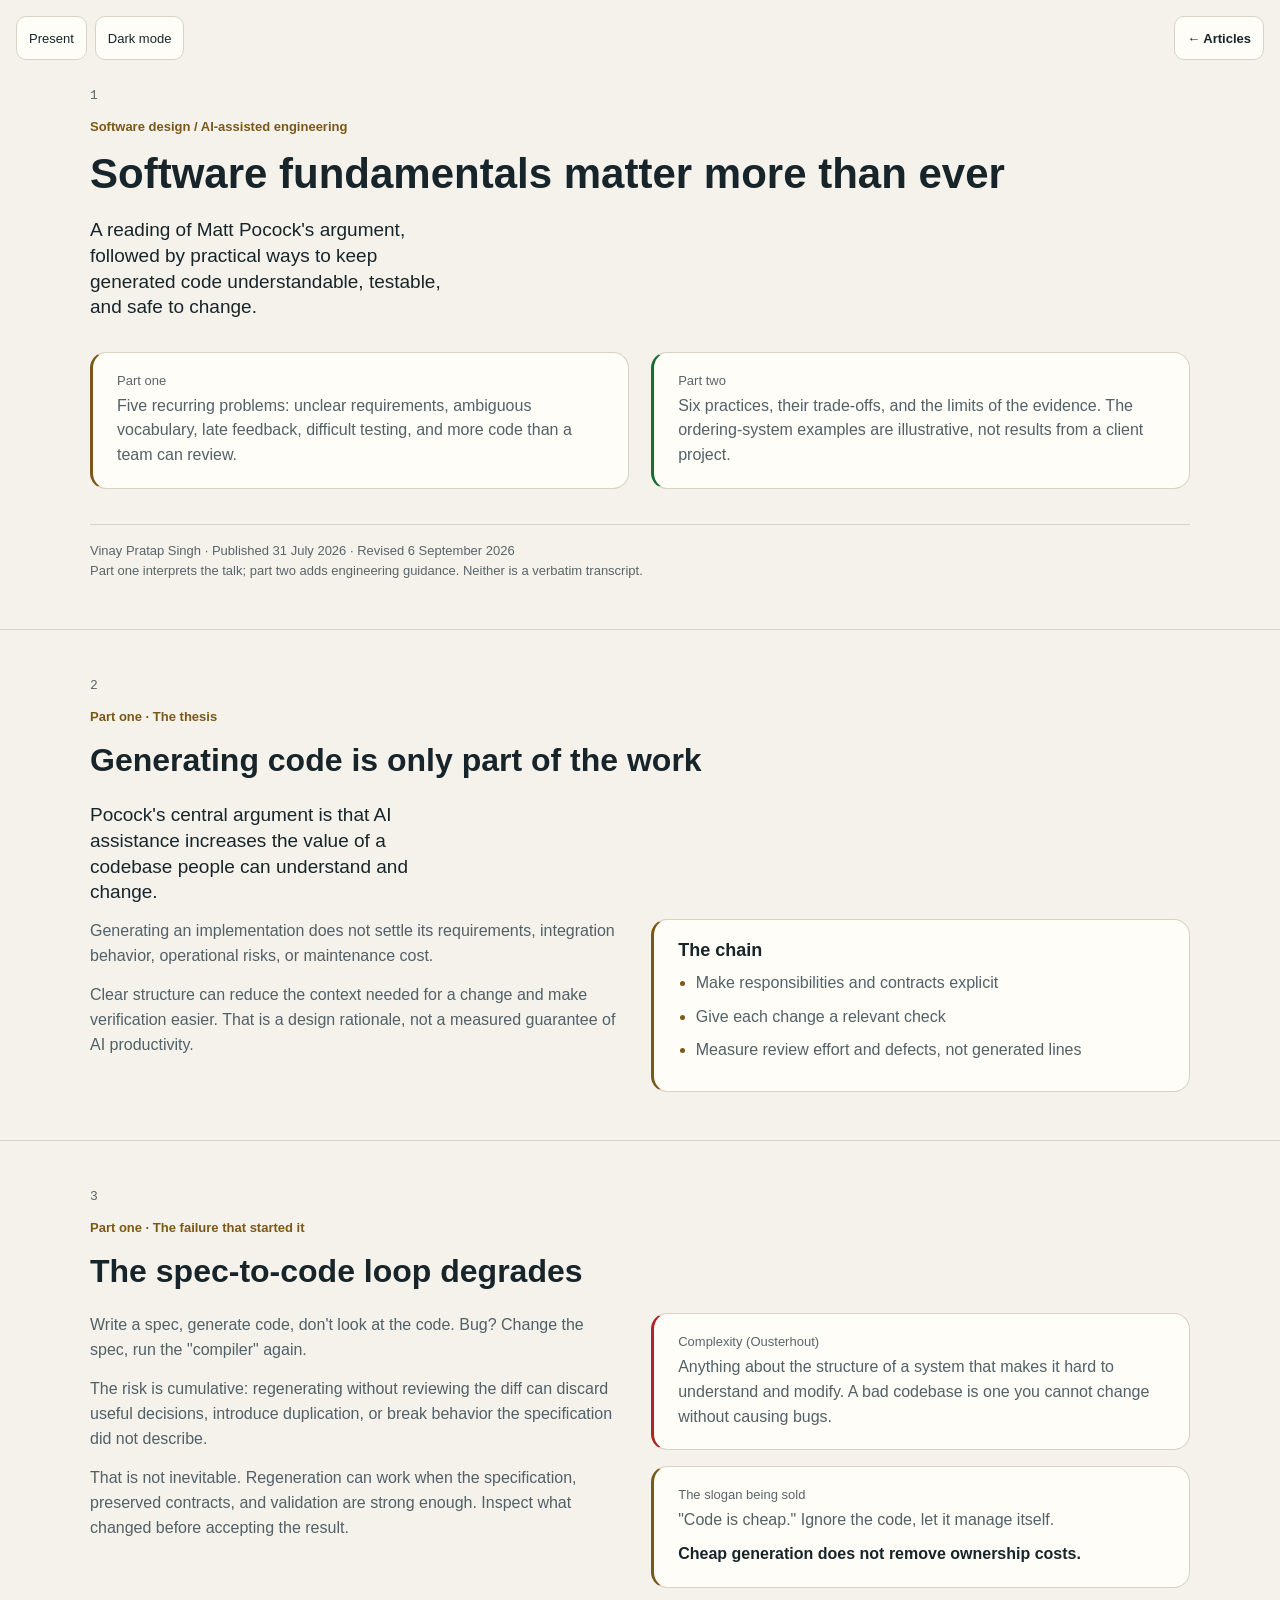
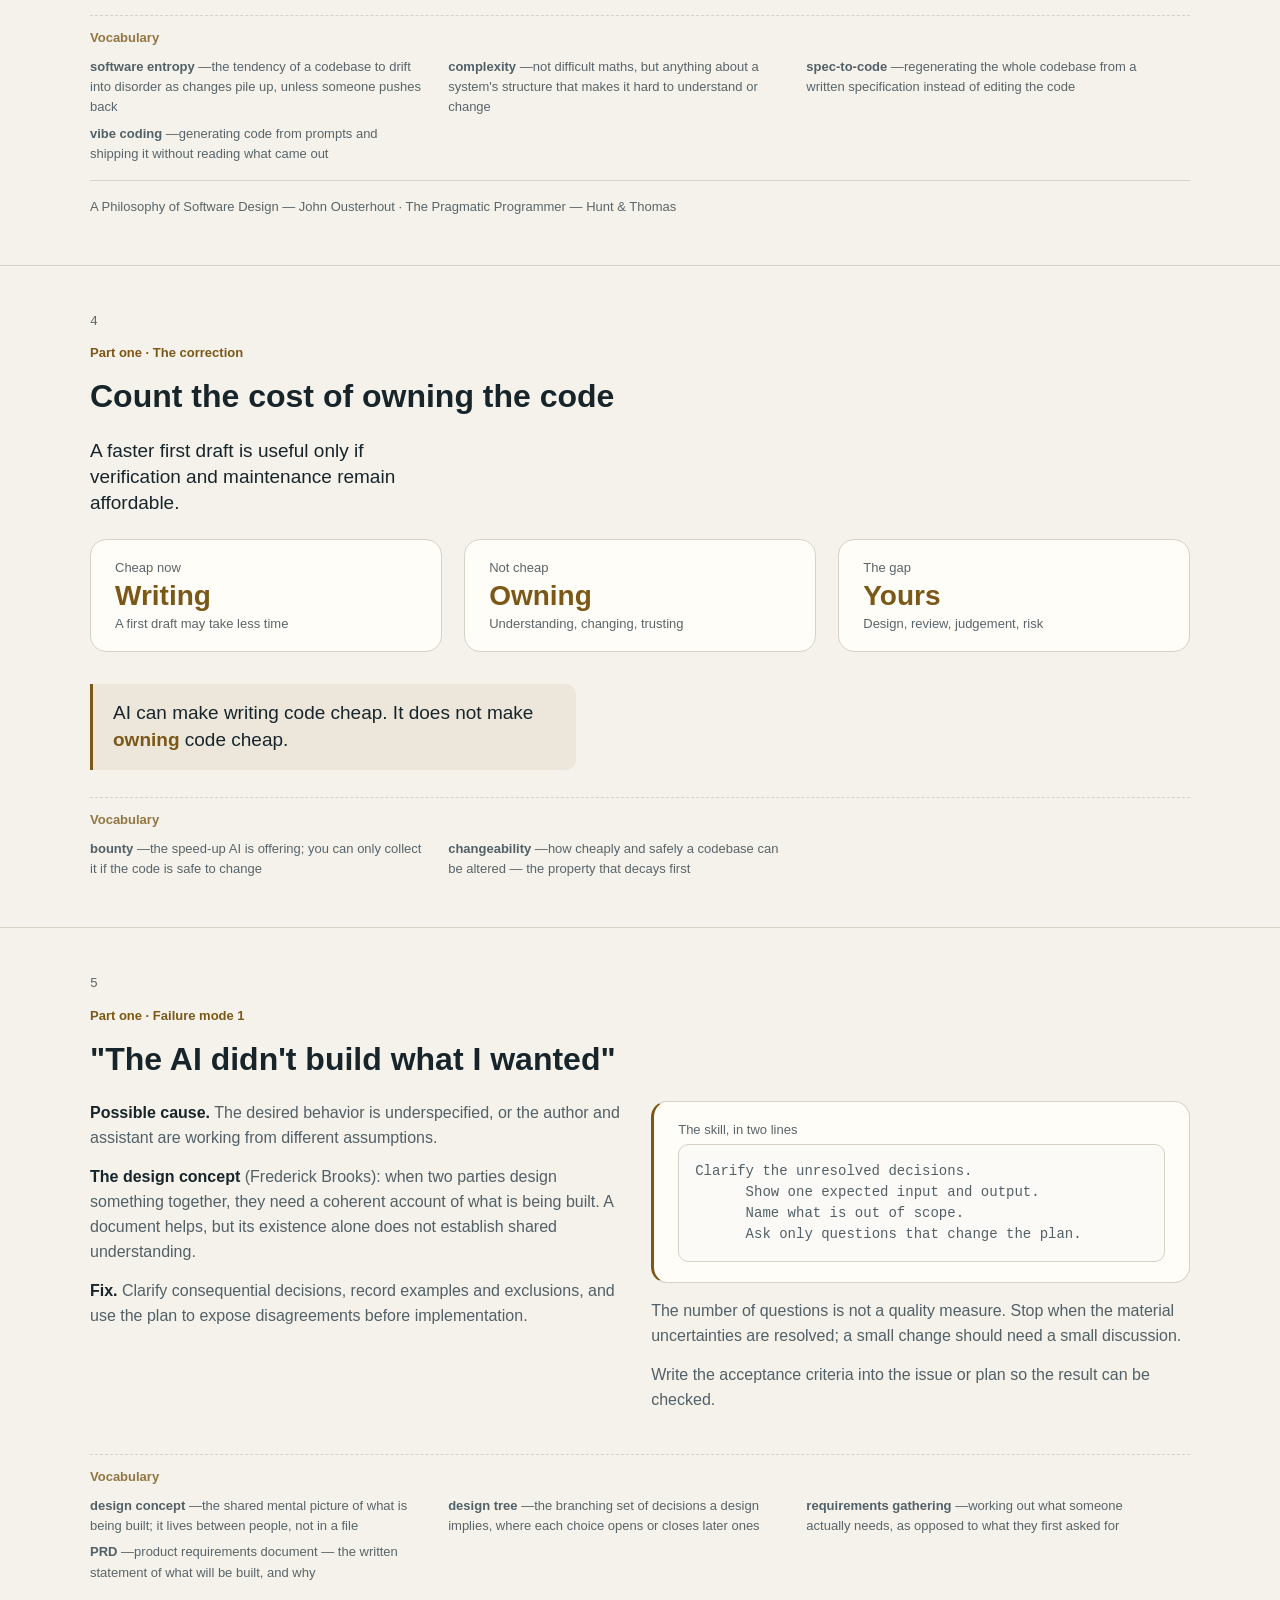
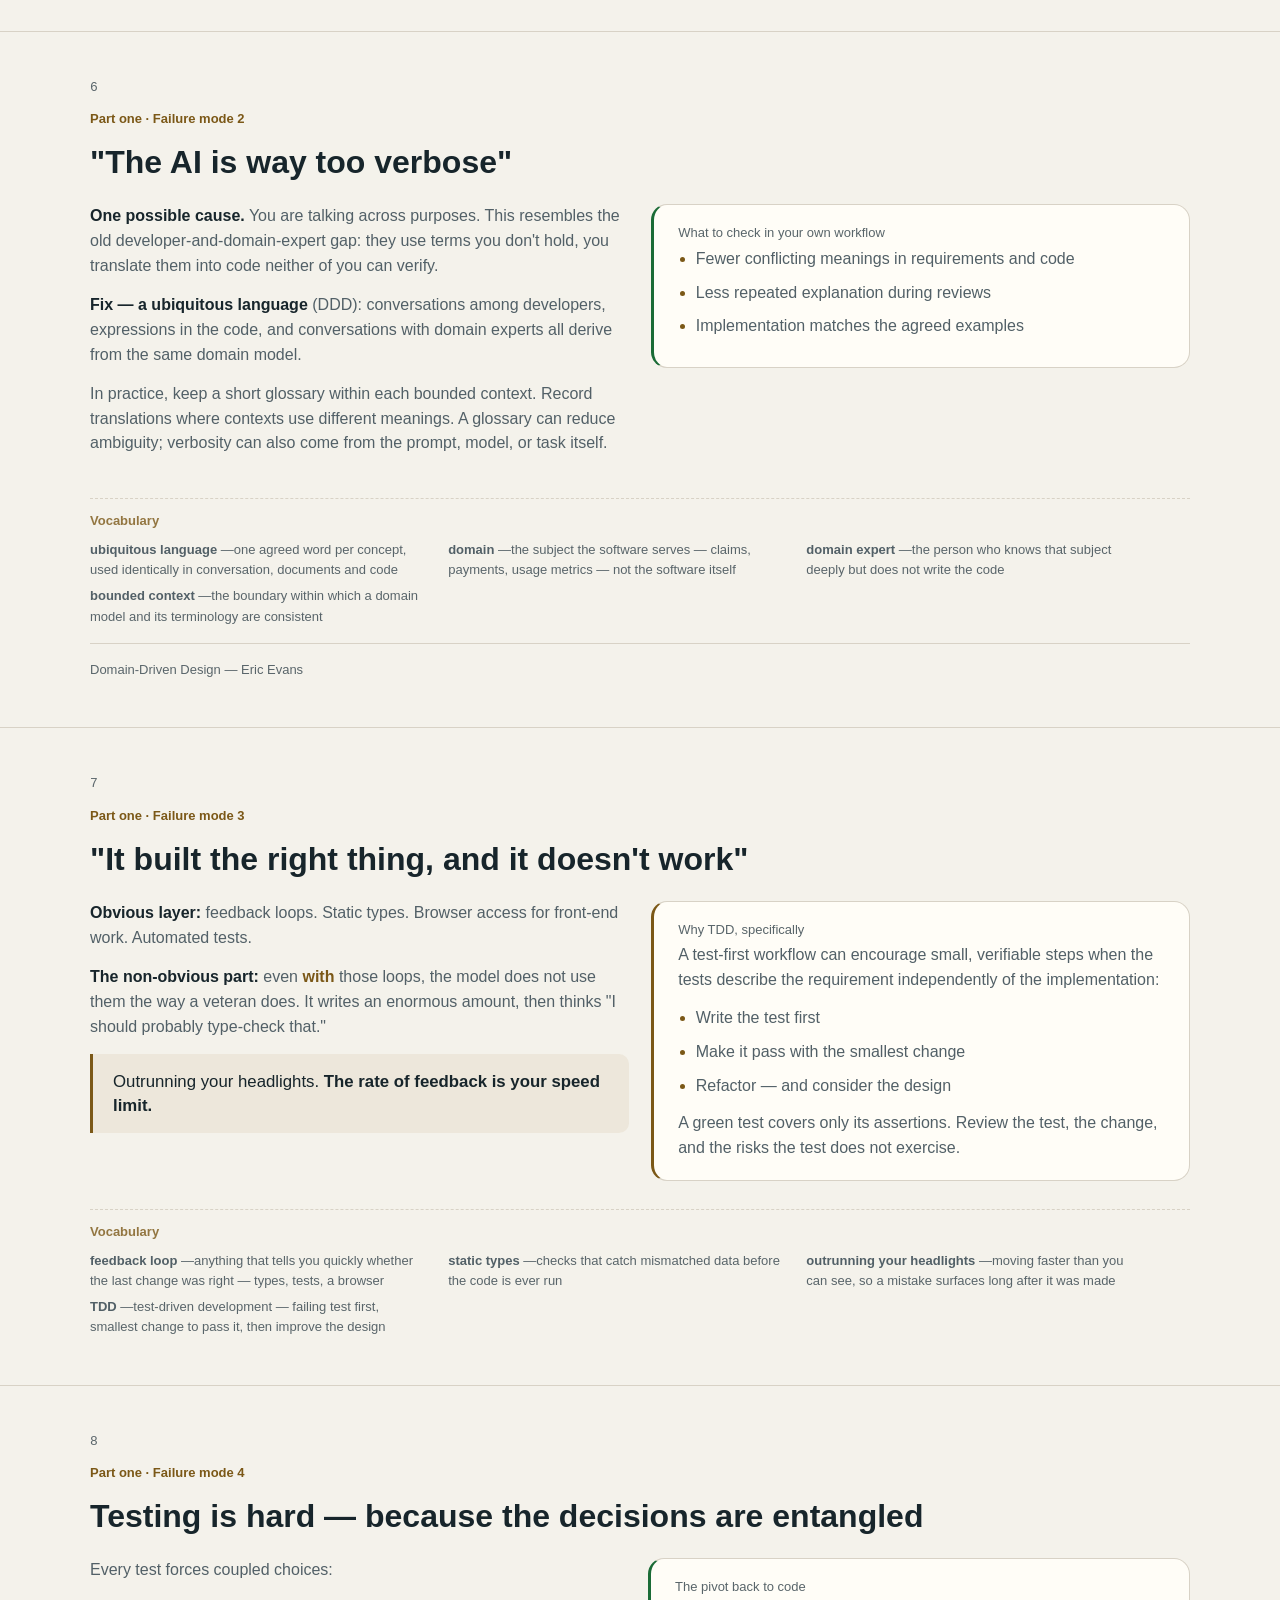
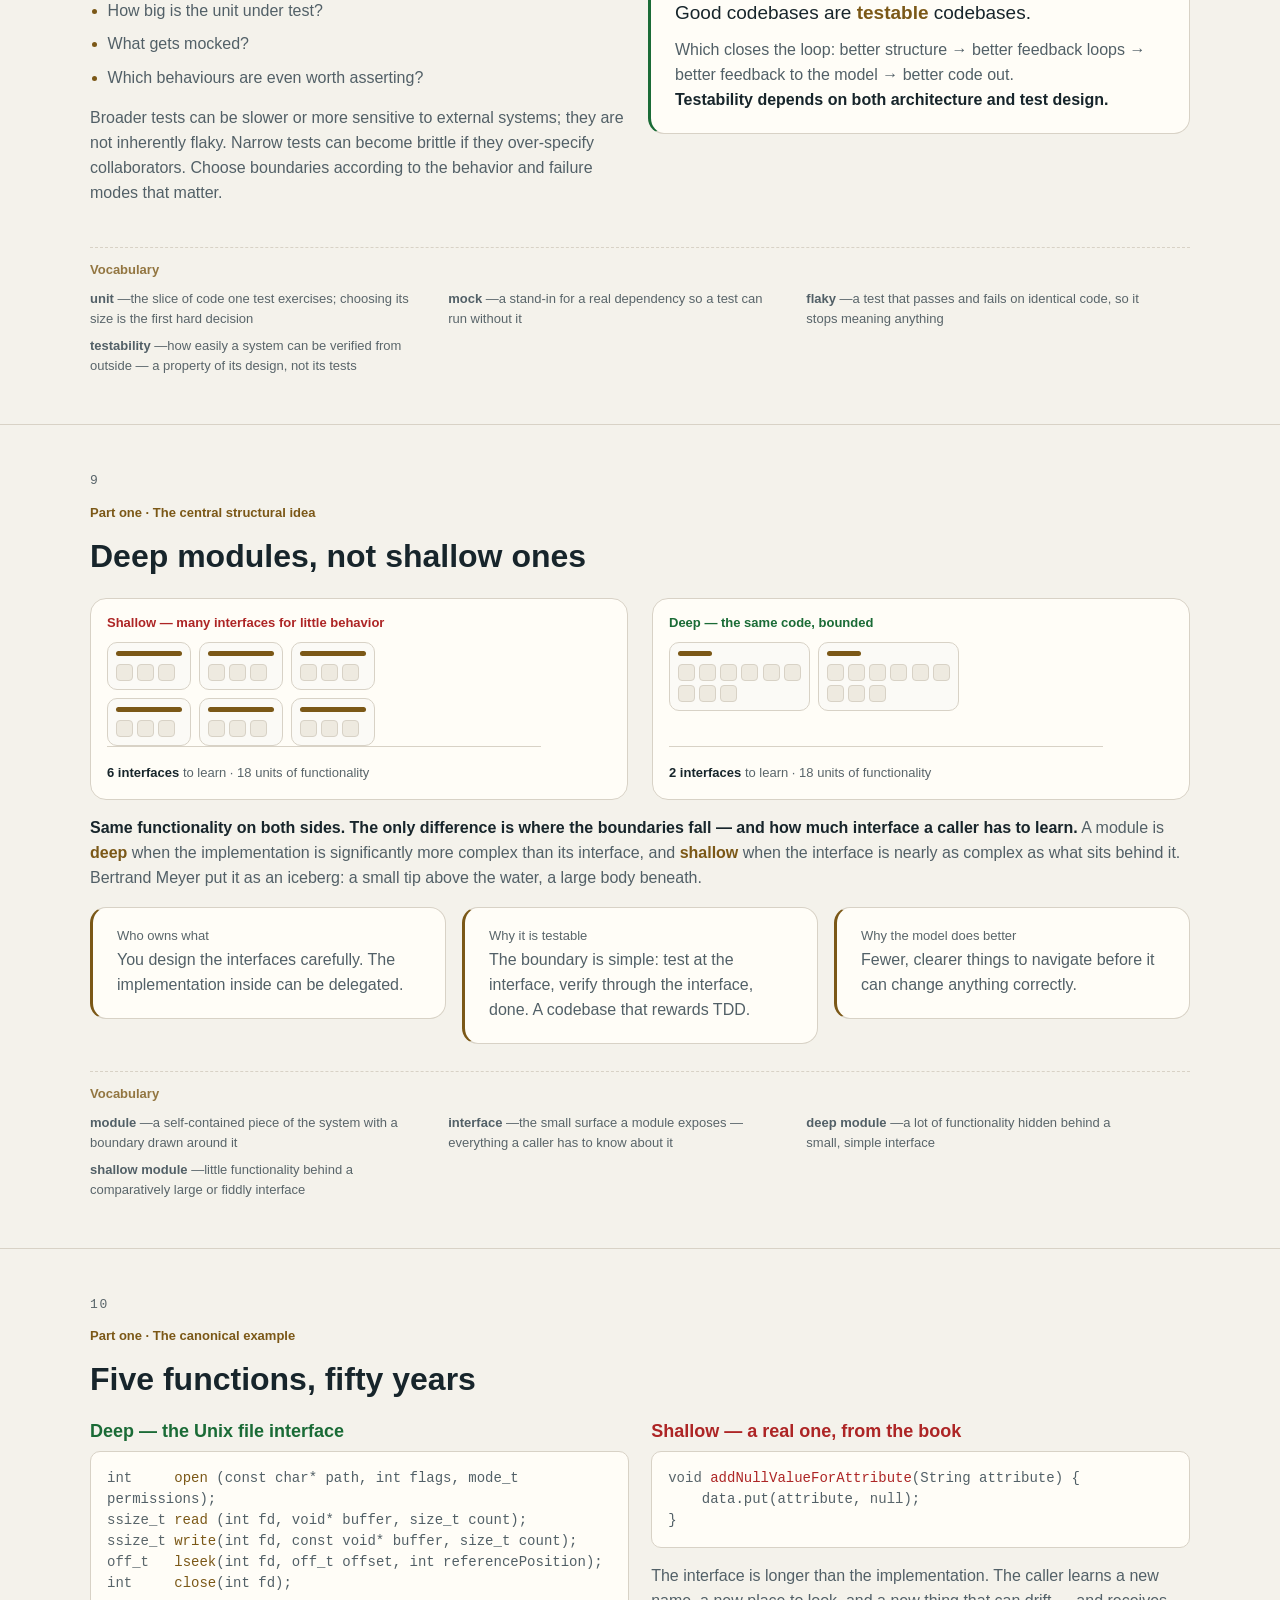
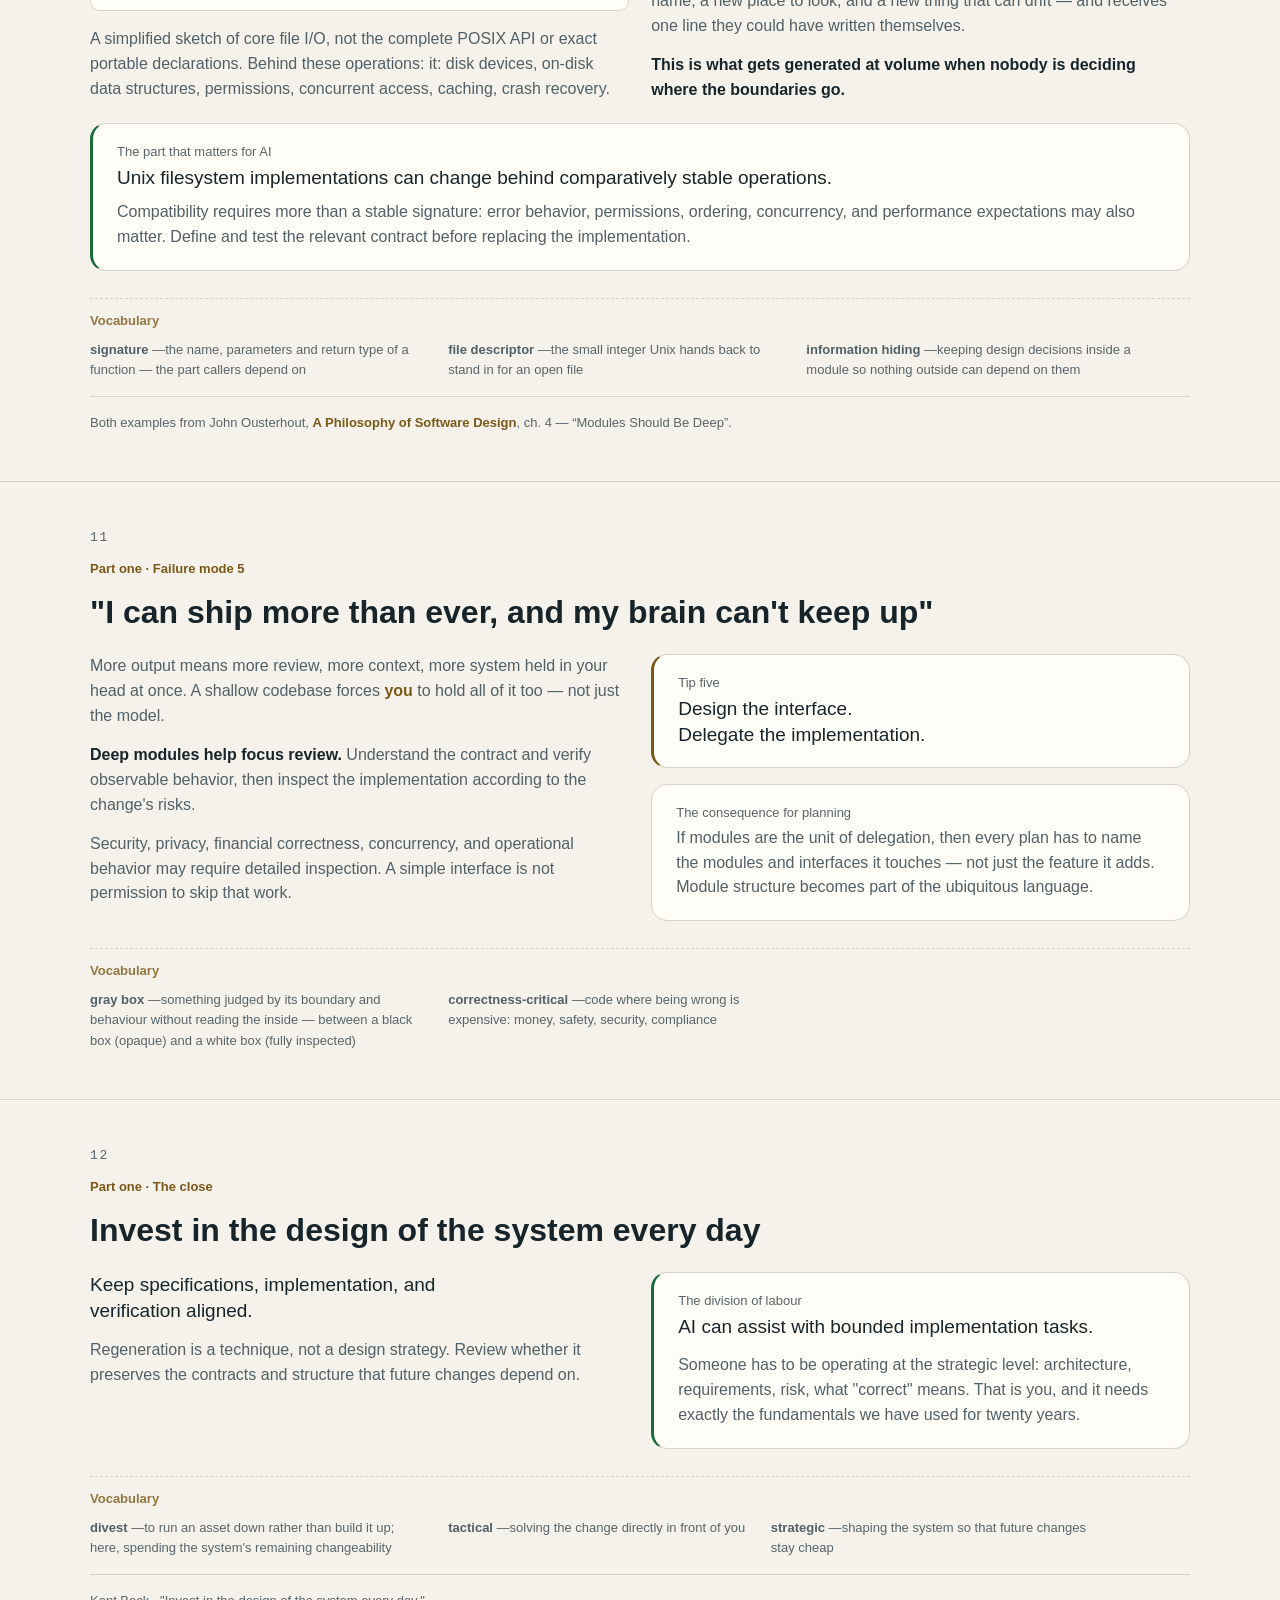
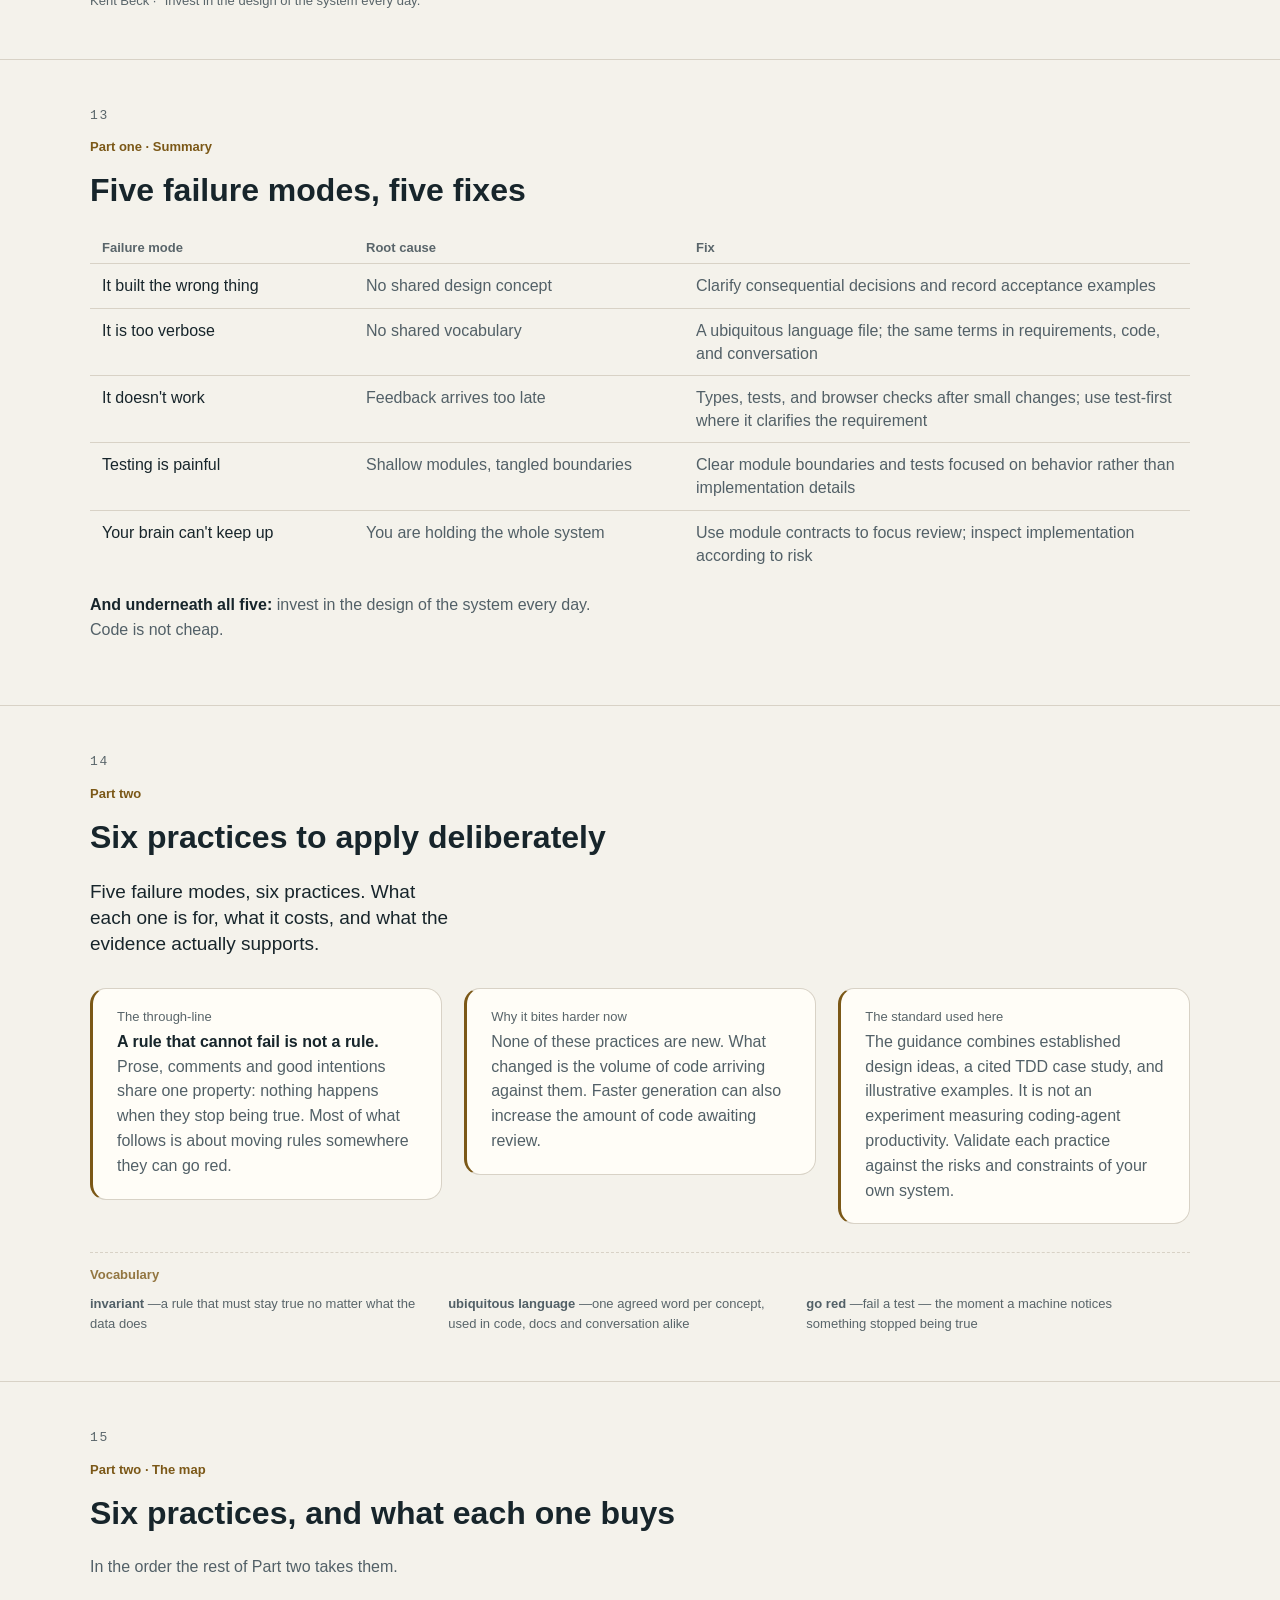
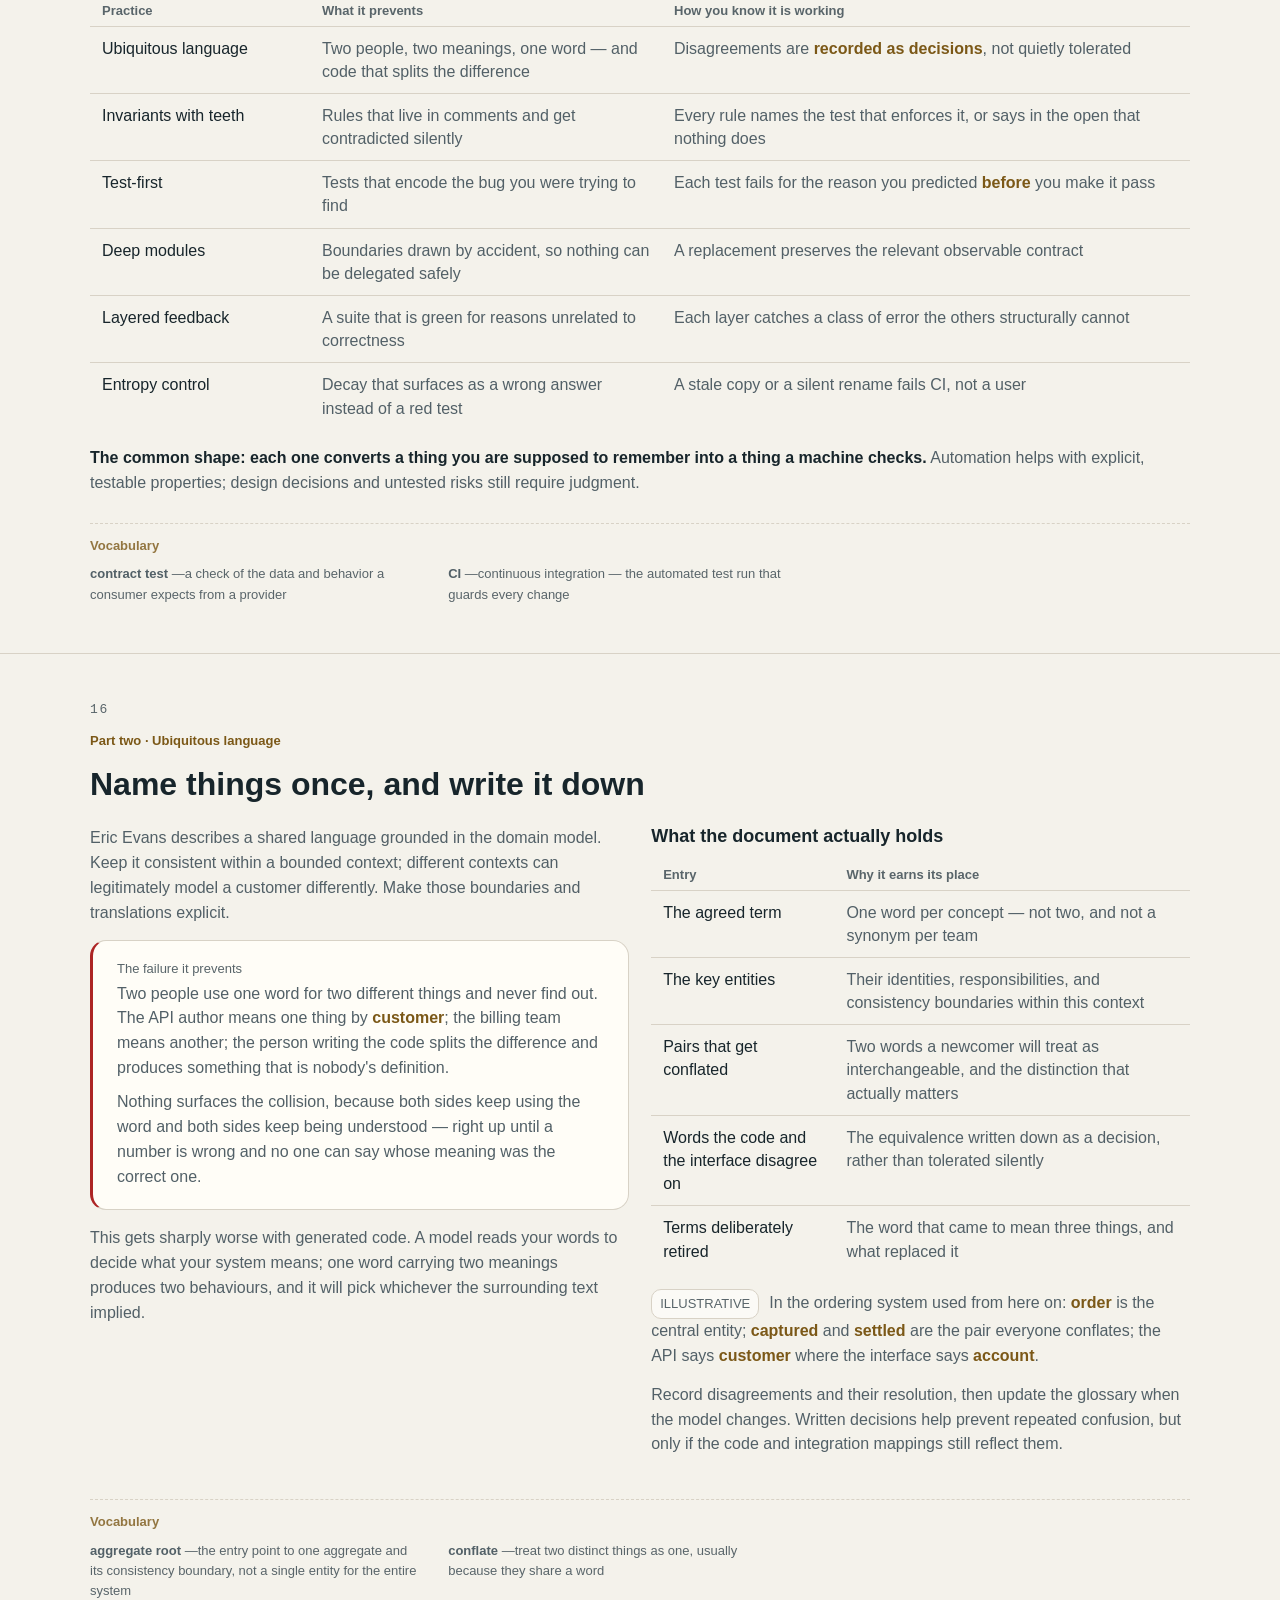
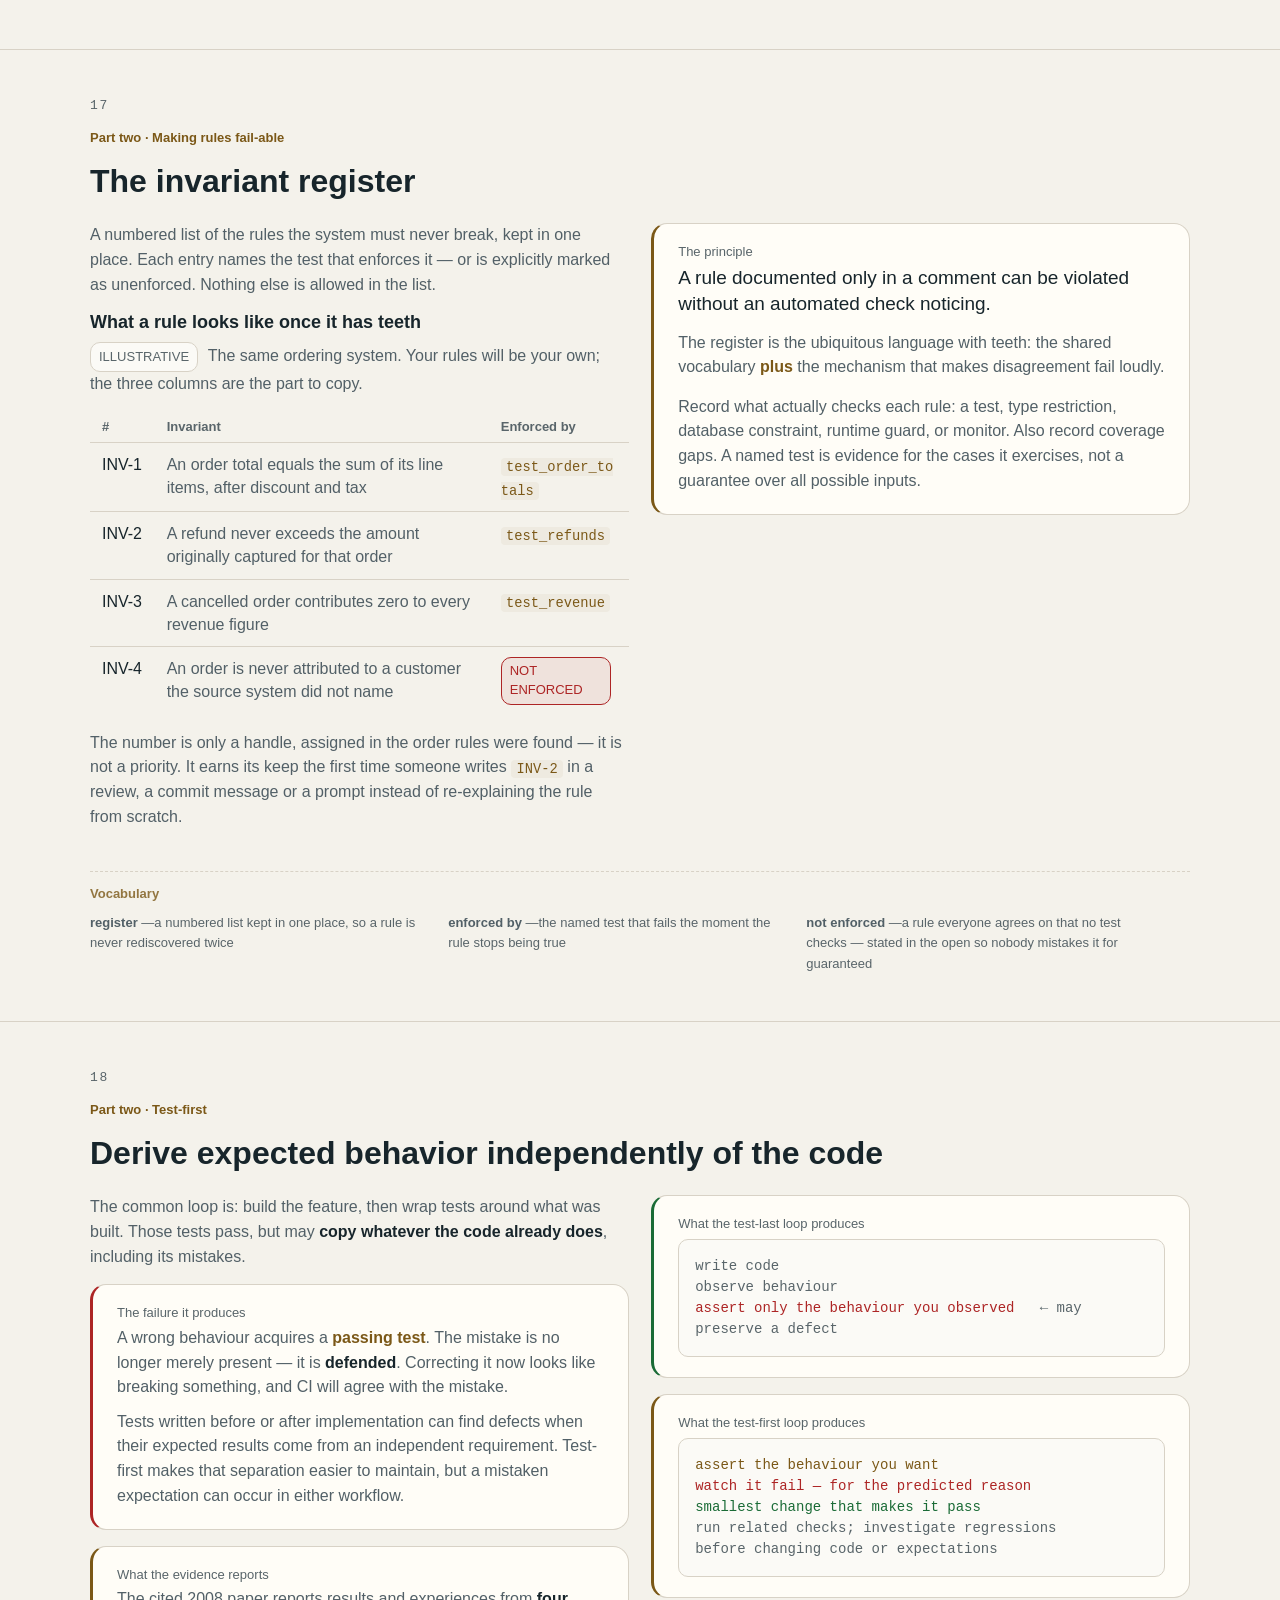
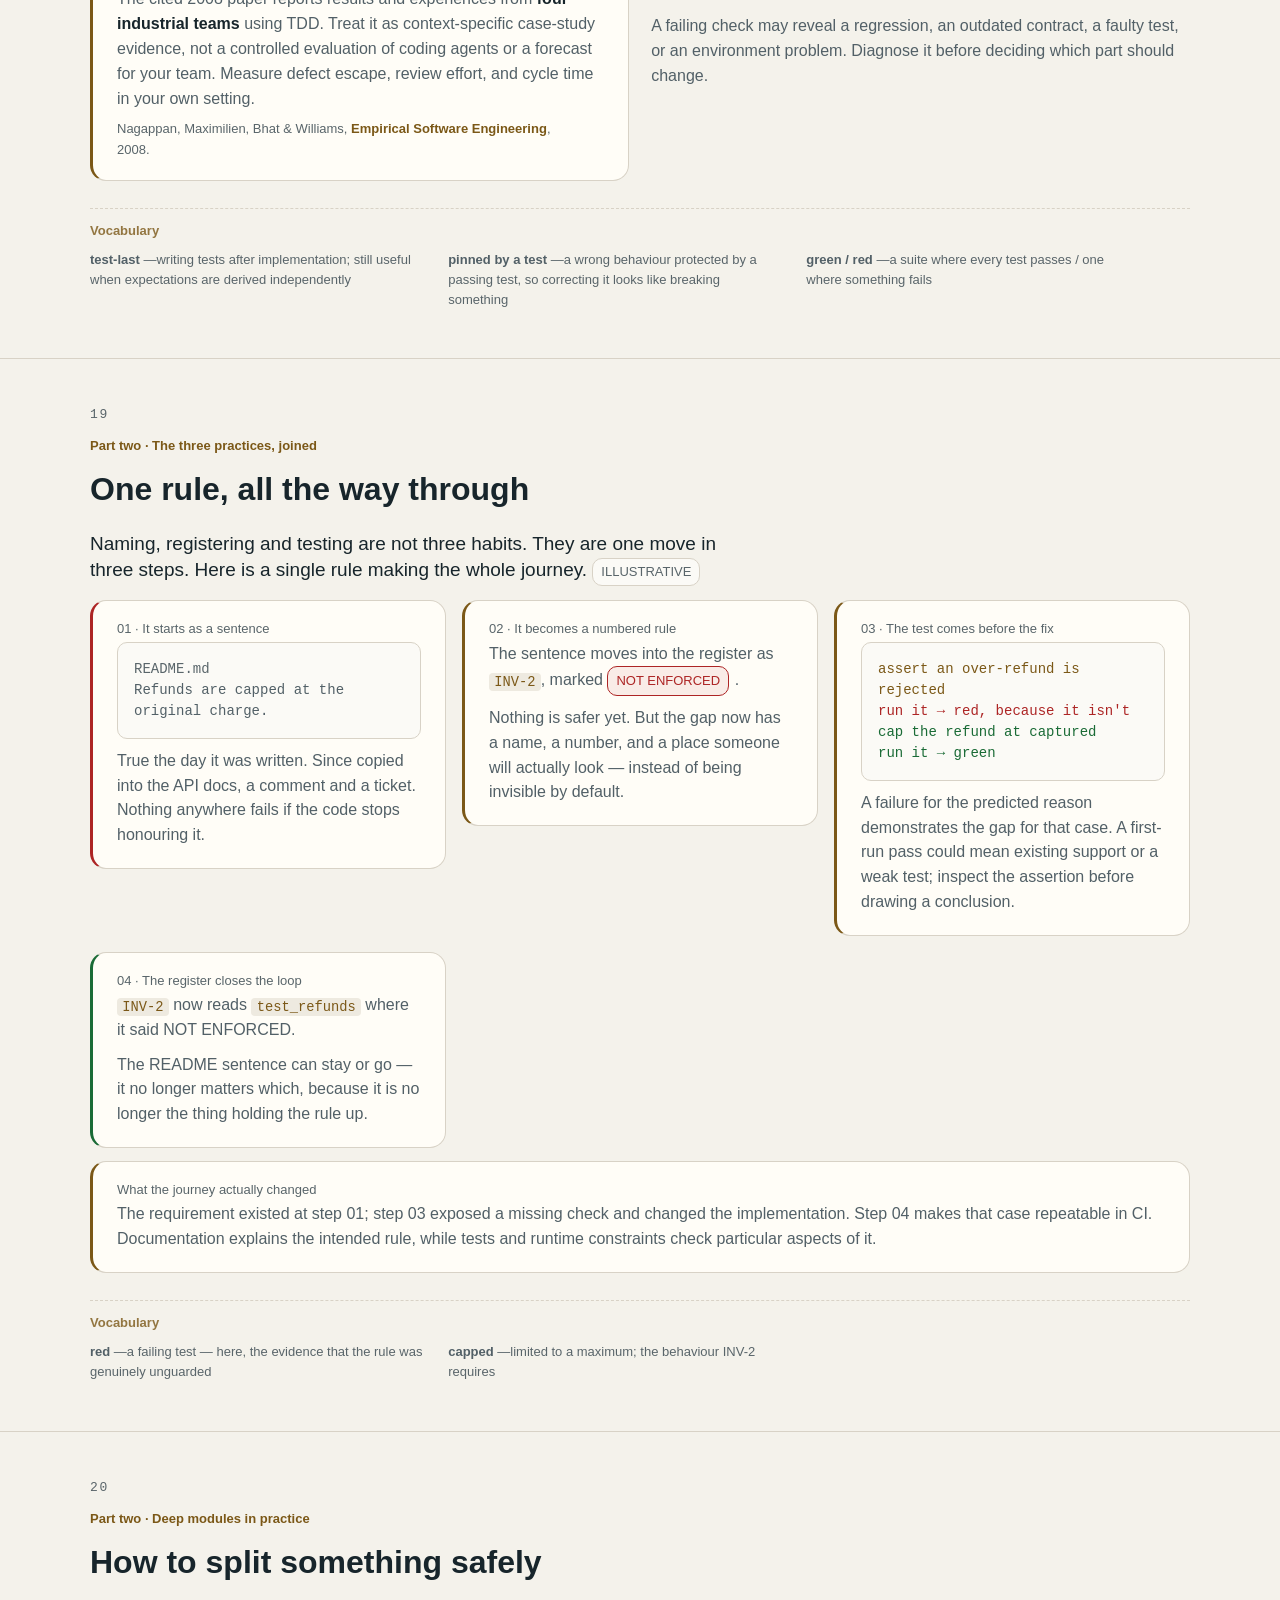
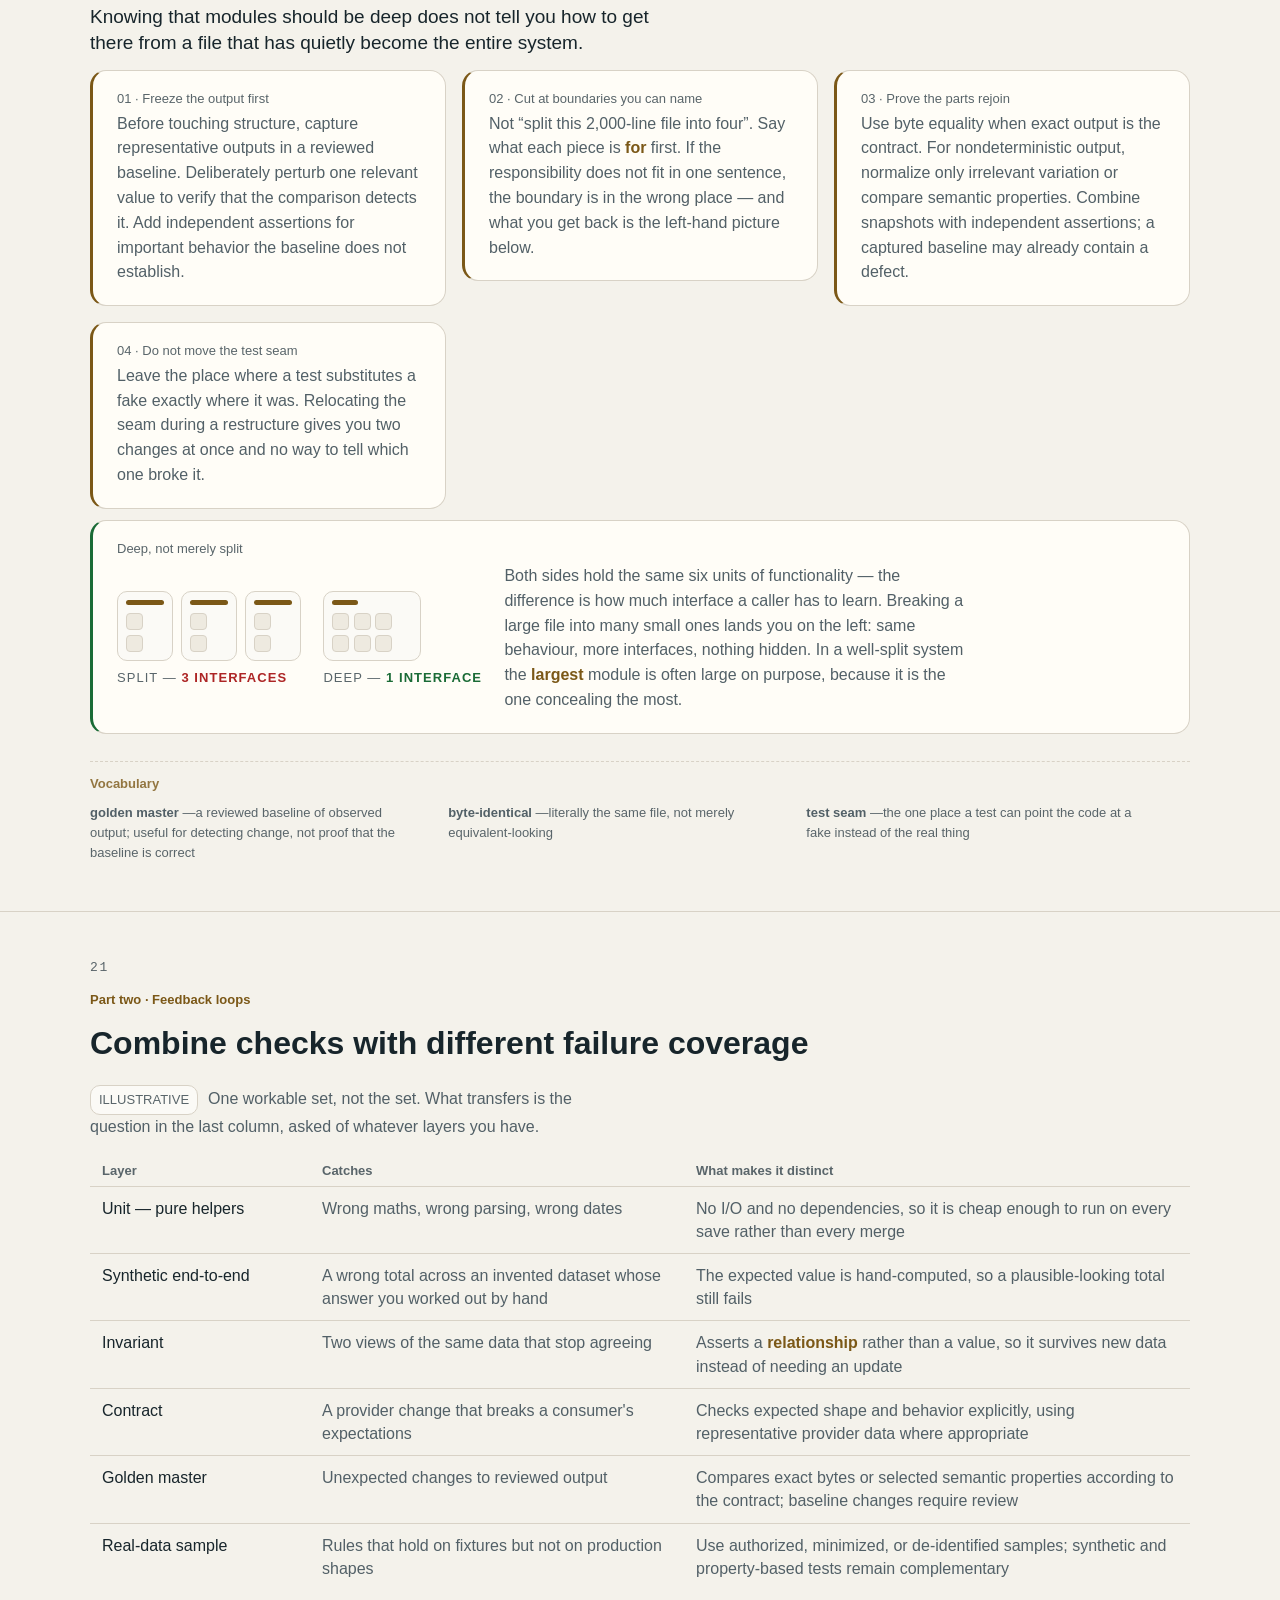
<file: articles/software-fundamentals-matter-more-than-ever/index.html>
<!DOCTYPE html>
<html lang="en" data-theme="light" data-themes="light dark" data-mode="read">
<head>
<meta charset="utf-8" />
<meta name="viewport" content="width=device-width, initial-scale=1" />
<title>Software fundamentals matter more than ever</title>
<meta name="description" content="A practical reading of Matt Pocock's argument for software fundamentals: shared vocabulary, testable boundaries, and feedback loops, with evidence and limitations." />
<meta name="author" content="Vinay Pratap Singh" />
<meta property="og:type" content="article" />
<meta property="og:title" content="Software fundamentals matter more than ever" />
<meta property="og:description" content="A practical reading of Matt Pocock's argument for software fundamentals: shared vocabulary, testable boundaries, and feedback loops, with evidence and limitations." />
<meta property="og:url" content="https://vinay-p-singh.github.io/articles/software-fundamentals-matter-more-than-ever/" />
<link rel="canonical" href="https://vinay-p-singh.github.io/articles/software-fundamentals-matter-more-than-ever/" />
<script src="../../assets/article-theme.js?v=portfolio-1"></script>
<link rel="stylesheet" href="../../assets/deck.css?v=portfolio-1" />
<link rel="stylesheet" href="../../assets/theme-portfolio.css?v=portfolio-1" />
</head>
<body>

<div id="deck">

<!-- ══════════════════ 1 ══════════════════ -->
<section class="slide active">
  <p class="eyebrow">Software design / AI-assisted engineering</p>
  <h1>Software fundamentals matter more than ever</h1>
  <p class="lead">A reading of Matt Pocock's argument, followed by practical ways to keep
  generated code understandable, testable, and safe to change.</p>
  <div class="cols two" style="margin-top:2rem">
    <div class="card accent">
      <span class="k">Part one</span>
      <p>Five recurring problems: unclear requirements, ambiguous vocabulary, late feedback,
      difficult testing, and more code than a team can review.</p>
    </div>
    <div class="card good">
      <span class="k">Part two</span>
      <p>Six practices, their trade-offs, and the limits of the evidence. The ordering-system
      examples are illustrative, not results from a client project.</p>
    </div>
  </div>
  <div class="footnote">Vinay Pratap Singh · Published 31 July 2026 · Revised 6 September 2026<br />
  Part one interprets the talk; part two adds engineering guidance. Neither is a verbatim transcript.</div>
</section>

<!-- ══════════════════ 2 ══════════════════ -->
<section class="slide">
  <p class="eyebrow">Part one · The thesis</p>
  <h2>Generating code is only part of the work</h2>
  <p class="lead">Pocock's central argument is that AI assistance increases the value of
  a codebase people can understand and change.</p>
  <div class="cols two">
    <div>
      <p>Generating an implementation does not settle its requirements, integration behavior,
      operational risks, or maintenance cost.</p>
      <p>Clear structure can reduce the context needed for a change and make verification easier.
      That is a design rationale, not a measured guarantee of AI productivity.</p>
    </div>
    <div class="card accent">
      <h3>The chain</h3>
      <ul style="margin-bottom:0">
        <li>Make responsibilities and contracts explicit</li>
        <li>Give each change a relevant check</li>
        <li>Measure review effort and defects, not generated lines</li>
      </ul>
    </div>
  </div>
</section>

<!-- ══════════════════ 3 ══════════════════ -->
<section class="slide">
  <p class="eyebrow">Part one · The failure that started it</p>
  <h2>The spec-to-code loop degrades</h2>
  <div class="cols two">
    <div>
      <p>Write a spec, generate code, don't look at the code. Bug? Change the spec, run the
      "compiler" again.</p>
      <p>The risk is cumulative: regenerating without reviewing the diff can discard useful
      decisions, introduce duplication, or break behavior the specification did not describe.</p>
      <p>That is not inevitable. Regeneration can work when the specification, preserved contracts,
      and validation are strong enough. Inspect what changed before accepting the result.</p>
    </div>
    <div>
      <div class="card bad" style="margin-bottom:1rem">
        <span class="k">Complexity (Ousterhout)</span>
        <p>Anything about the structure of a system that makes it hard to understand and modify.
        A bad codebase is one you cannot change without causing bugs.</p>
      </div>
      <div class="card warn">
        <span class="k">The slogan being sold</span>
        <p>"Code is cheap." Ignore the code, let it manage itself.</p>
        <p style="margin-top:.6rem;color:var(--fg)"><strong>Cheap generation does not remove ownership costs.</strong></p>
      </div>
    </div>
  </div>
  <div class="vocab">
    <span><b>software entropy</b>the tendency of a codebase to drift into disorder as changes pile up, unless someone pushes back</span>
    <span><b>complexity</b>not difficult maths, but anything about a system's structure that makes it hard to understand or change</span>
    <span><b>spec-to-code</b>regenerating the whole codebase from a written specification instead of editing the code</span>
    <span><b>vibe coding</b>generating code from prompts and shipping it without reading what came out</span>
  </div>
  <div class="footnote">A Philosophy of Software Design — John Ousterhout · The Pragmatic Programmer — Hunt &amp; Thomas</div>
</section>

<!-- ══════════════════ 4 ══════════════════ -->
<section class="slide">
  <p class="eyebrow">Part one · The correction</p>
  <h2>Count the cost of owning the code</h2>
  <p class="lead">A faster first draft is useful only if verification and maintenance remain affordable.</p>
  <div class="cols" style="margin-top:1.5rem">
    <div class="card"><span class="k">Cheap now</span><span class="v">Writing</span>
      <span class="sub">A first draft may take less time</span></div>
    <div class="card"><span class="k">Not cheap</span><span class="v">Owning</span>
      <span class="sub">Understanding, changing, trusting</span></div>
    <div class="card"><span class="k">The gap</span><span class="v">Yours</span>
      <span class="sub">Design, review, judgement, risk</span></div>
  </div>
  <blockquote style="margin-top:2rem">
    AI can make writing code cheap. It does not make <em>owning</em> code cheap.
  </blockquote>
  <div class="vocab">
    <span><b>bounty</b>the speed-up AI is offering; you can only collect it if the code is safe to change</span>
    <span><b>changeability</b>how cheaply and safely a codebase can be altered — the property that decays first</span>
  </div>
</section>

<!-- ══════════════════ 5 ══════════════════ -->
<section class="slide">
  <p class="eyebrow">Part one · Failure mode 1</p>
  <h2>"The AI didn't build what I wanted"</h2>
  <div class="cols two">
    <div>
      <p><strong>Possible cause.</strong> The desired behavior is underspecified, or the author
      and assistant are working from different assumptions.</p>
      <p><strong>The design concept</strong> (Frederick Brooks): when two parties design something
      together, they need a coherent account of what is being built. A document helps, but its
      existence alone does not establish shared understanding.</p>
      <p><strong>Fix.</strong> Clarify consequential decisions, record examples and exclusions,
      and use the plan to expose disagreements before implementation.</p>
    </div>
    <div>
      <div class="card accent">
        <span class="k">The skill, in two lines</span>
        <pre style="margin:.4rem 0 0;background:var(--surface-2)">Clarify the unresolved decisions.
      Show one expected input and output.
      Name what is out of scope.
      Ask only questions that change the plan.</pre>
      </div>
      <p style="margin-top:1rem">The number of questions is not a quality measure. Stop when
      the material uncertainties are resolved; a small change should need a small discussion.</p>
      <p>Write the acceptance criteria into the issue or plan so the result can be checked.</p>
    </div>
  </div>
  <div class="vocab">
    <span><b>design concept</b>the shared mental picture of what is being built; it lives between people, not in a file</span>
    <span><b>design tree</b>the branching set of decisions a design implies, where each choice opens or closes later ones</span>
    <span><b>requirements gathering</b>working out what someone actually needs, as opposed to what they first asked for</span>
    <span><b>PRD</b>product requirements document — the written statement of what will be built, and why</span>
  </div>
</section>

<!-- ══════════════════ 6 ══════════════════ -->
<section class="slide">
  <p class="eyebrow">Part one · Failure mode 2</p>
  <h2>"The AI is way too verbose"</h2>
  <div class="cols two">
    <div>
      <p><strong>One possible cause.</strong> You are talking across purposes. This resembles the old
      developer-and-domain-expert gap: they use terms you don't hold, you translate them into
      code neither of you can verify.</p>
      <p><strong>Fix — a ubiquitous language</strong> (DDD): conversations among developers,
      expressions in the code, and conversations with domain experts all derive from the same
      domain model.</p>
      <p>In practice, keep a short glossary within each bounded context. Record translations
      where contexts use different meanings. A glossary can reduce ambiguity; verbosity can
      also come from the prompt, model, or task itself.</p>
    </div>
    <div class="card good">
      <span class="k">What to check in your own workflow</span>
      <ul style="margin-bottom:0">
        <li>Fewer conflicting meanings in requirements and code</li>
        <li>Less repeated explanation during reviews</li>
        <li>Implementation matches the agreed examples</li>
      </ul>
    </div>
  </div>
  <div class="vocab">
    <span><b>ubiquitous language</b>one agreed word per concept, used identically in conversation, documents and code</span>
    <span><b>domain</b>the subject the software serves — claims, payments, usage metrics — not the software itself</span>
    <span><b>domain expert</b>the person who knows that subject deeply but does not write the code</span>
    <span><b>bounded context</b>the boundary within which a domain model and its terminology are consistent</span>
  </div>
  <div class="footnote">Domain-Driven Design — Eric Evans</div>
</section>

<!-- ══════════════════ 7 ══════════════════ -->
<section class="slide">
  <p class="eyebrow">Part one · Failure mode 3</p>
  <h2>"It built the right thing, and it doesn't work"</h2>
  <div class="cols two">
    <div>
      <p><strong>Obvious layer:</strong> feedback loops. Static types. Browser access for
      front-end work. Automated tests.</p>
      <p><strong>The non-obvious part:</strong> even <em>with</em> those loops, the model does not
      use them the way a veteran does. It writes an enormous amount, then thinks "I should
      probably type-check that."</p>
      <blockquote style="font-size:1.05rem;max-width:none">
        Outrunning your headlights. <strong>The rate of feedback is your speed limit.</strong>
      </blockquote>
    </div>
    <div class="card accent">
      <span class="k">Why TDD, specifically</span>
      <p>A test-first workflow can encourage small, verifiable steps when the tests describe
      the requirement independently of the implementation:</p>
      <ul style="margin:.8rem 0 0">
        <li>Write the test first</li>
        <li>Make it pass with the smallest change</li>
        <li>Refactor — and consider the design</li>
      </ul>
      <p style="margin-top:.8rem">A green test covers only its assertions. Review the test,
      the change, and the risks the test does not exercise.</p>
    </div>
  </div>
  <div class="vocab">
    <span><b>feedback loop</b>anything that tells you quickly whether the last change was right — types, tests, a browser</span>
    <span><b>static types</b>checks that catch mismatched data before the code is ever run</span>
    <span><b>outrunning your headlights</b>moving faster than you can see, so a mistake surfaces long after it was made</span>
    <span><b>TDD</b>test-driven development — failing test first, smallest change to pass it, then improve the design</span>
  </div>
</section>

<!-- ══════════════════ 8 ══════════════════ -->
<section class="slide">
  <p class="eyebrow">Part one · Failure mode 4</p>
  <h2>Testing is hard — because the decisions are entangled</h2>
  <div class="cols two tight">
    <div>
      <p>Every test forces coupled choices:</p>
      <ul>
        <li>How big is the unit under test?</li>
        <li>What gets mocked?</li>
        <li>Which behaviours are even worth asserting?</li>
      </ul>
      <p>Broader tests can be slower or more sensitive to external systems; they are not
      inherently flaky. Narrow tests can become brittle if they over-specify collaborators.
      Choose boundaries according to the behavior and failure modes that matter.</p>
    </div>
    <div class="card good">
      <span class="k">The pivot back to code</span>
      <p style="font-size:var(--fs-lg);color:var(--fg);line-height:1.35">
      Good codebases are <em>testable</em> codebases.</p>
      <p style="margin-top:.8rem">Which closes the loop: better structure → better feedback loops
      → better feedback to the model → better code out.</p>
      <p><strong>Testability depends on both architecture and test design.</strong></p>
    </div>
  </div>
  <div class="vocab">
    <span><b>unit</b>the slice of code one test exercises; choosing its size is the first hard decision</span>
    <span><b>mock</b>a stand-in for a real dependency so a test can run without it</span>
    <span><b>flaky</b>a test that passes and fails on identical code, so it stops meaning anything</span>
    <span><b>testability</b>how easily a system can be verified from outside — a property of its design, not its tests</span>
  </div>
</section>

<!-- ══════════════════ 9 ══════════════════ -->
<section class="slide">
  <p class="eyebrow">Part one · The central structural idea</p>
  <h2>Deep modules, not shallow ones</h2>
  <div class="depth" style="margin-bottom:1rem">
    <div class="dpanel bad">
      <h3>Shallow — many interfaces for little behavior</h3>
      <div class="dgrid">
        <div class="unit"><div class="iface"></div><div class="blobs">
          <span class="blob"></span><span class="blob"></span><span class="blob"></span></div></div>
        <div class="unit"><div class="iface"></div><div class="blobs">
          <span class="blob"></span><span class="blob"></span><span class="blob"></span></div></div>
        <div class="unit"><div class="iface"></div><div class="blobs">
          <span class="blob"></span><span class="blob"></span><span class="blob"></span></div></div>
        <div class="unit"><div class="iface"></div><div class="blobs">
          <span class="blob"></span><span class="blob"></span><span class="blob"></span></div></div>
        <div class="unit"><div class="iface"></div><div class="blobs">
          <span class="blob"></span><span class="blob"></span><span class="blob"></span></div></div>
        <div class="unit"><div class="iface"></div><div class="blobs">
          <span class="blob"></span><span class="blob"></span><span class="blob"></span></div></div>
      </div>
      <p class="dcount"><b>6 interfaces</b> to learn · 18 units of functionality</p>
    </div>
    <div class="dpanel good">
      <h3>Deep — the same code, bounded</h3>
      <div class="dgrid">
        <div class="unit"><div class="iface"></div><div class="blobs">
          <span class="blob"></span><span class="blob"></span><span class="blob"></span>
          <span class="blob"></span><span class="blob"></span><span class="blob"></span>
          <span class="blob"></span><span class="blob"></span><span class="blob"></span></div></div>
        <div class="unit"><div class="iface"></div><div class="blobs">
          <span class="blob"></span><span class="blob"></span><span class="blob"></span>
          <span class="blob"></span><span class="blob"></span><span class="blob"></span>
          <span class="blob"></span><span class="blob"></span><span class="blob"></span></div></div>
      </div>
      <p class="dcount"><b>2 interfaces</b> to learn · 18 units of functionality</p>
    </div>
  </div>
  <p style="max-width:none;margin-bottom:1rem"><strong>Same functionality on both sides. The only
  difference is where the boundaries fall — and how much interface a caller has to learn.</strong>
  A module is <em>deep</em> when the implementation is significantly more complex than its interface,
  and <em>shallow</em> when the interface is nearly as complex as what sits behind it. Bertrand Meyer
  put it as an iceberg: a small tip above the water, a large body beneath.</p>
  <div class="cols tight">
    <div class="card accent"><span class="k">Who owns what</span>
      <p>You design the interfaces carefully. The implementation inside can be delegated.</p></div>
    <div class="card accent"><span class="k">Why it is testable</span>
      <p>The boundary is simple: test at the interface, verify through the interface, done.
      A codebase that rewards TDD.</p></div>
    <div class="card accent"><span class="k">Why the model does better</span>
      <p>Fewer, clearer things to navigate before it can change anything correctly.</p></div>
  </div>
  <div class="vocab">
    <span><b>module</b>a self-contained piece of the system with a boundary drawn around it</span>
    <span><b>interface</b>the small surface a module exposes — everything a caller has to know about it</span>
    <span><b>deep module</b>a lot of functionality hidden behind a small, simple interface</span>
    <span><b>shallow module</b>little functionality behind a comparatively large or fiddly interface</span>
  </div>
</section>

<!-- ══════════════════ 10 ══════════════════ -->
<section class="slide">
  <p class="eyebrow">Part one · The canonical example</p>
  <h2>Five functions, fifty years</h2>
  <div class="cols two">
    <div>
      <h3 style="color:var(--good)">Deep — the Unix file interface</h3>
      <pre><span class="dim">int</span>     <span class="hi">open</span> (const char* path, int flags, mode_t permissions);
<span class="dim">ssize_t</span> <span class="hi">read</span> (int fd, void* buffer, size_t count);
<span class="dim">ssize_t</span> <span class="hi">write</span>(int fd, const void* buffer, size_t count);
<span class="dim">off_t</span>   <span class="hi">lseek</span>(int fd, off_t offset, int referencePosition);
<span class="dim">int</span>     <span class="hi">close</span>(int fd);</pre>
      <p style="font-size:var(--fs-sm)">A simplified sketch of core file I/O, not the complete POSIX API
      or exact portable declarations. Behind these operations:
      it: disk devices, on-disk data structures, permissions, concurrent access, caching, crash
      recovery.</p>
    </div>
    <div>
      <h3 style="color:var(--bad)">Shallow — a real one, from the book</h3>
      <pre><span class="dim">void</span> <span class="red">addNullValueForAttribute</span>(String attribute) {
    data.put(attribute, <span class="dim">null</span>);
}</pre>
      <p style="font-size:var(--fs-sm)">The interface is longer than the implementation. The caller
      learns a new name, a new place to look, and a new thing that can drift — and receives one line
      they could have written themselves.</p>
      <p style="font-size:var(--fs-sm)"><strong>This is what gets generated at volume when nobody is
      deciding where the boundaries go.</strong></p>
    </div>
  </div>
  <div class="card good" style="margin-top:.4rem">
    <span class="k">The part that matters for AI</span>
    <p style="font-size:var(--fs-lg);color:var(--fg);line-height:1.35;max-width:none">Unix filesystem
    implementations can change behind comparatively stable operations.</p>
    <p style="margin-top:.6rem;max-width:none">Compatibility requires more than a stable signature:
    error behavior, permissions, ordering, concurrency, and performance expectations may also matter.
    Define and test the relevant contract before replacing the implementation.</p>
  </div>
  <div class="vocab">
    <span><b>signature</b>the name, parameters and return type of a function — the part callers depend on</span>
    <span><b>file descriptor</b>the small integer Unix hands back to stand in for an open file</span>
    <span><b>information hiding</b>keeping design decisions inside a module so nothing outside can depend on them</span>
  </div>
  <div class="footnote">Both examples from John Ousterhout, <em>A Philosophy of Software Design</em>,
  ch. 4 — “Modules Should Be Deep”.</div>
</section>

<!-- ══════════════════ 11 ══════════════════ -->
<section class="slide">
  <p class="eyebrow">Part one · Failure mode 5</p>
  <h2>"I can ship more than ever, and my brain can't keep up"</h2>
  <div class="cols two">
    <div>
      <p>More output means more review, more context, more system held in your head at once.
      A shallow codebase forces <em>you</em> to hold all of it too — not just the model.</p>
      <p><strong>Deep modules help focus review.</strong> Understand the contract and verify
      observable behavior, then inspect the implementation according to the change's risks.</p>
      <p>Security, privacy, financial correctness, concurrency, and operational behavior may
      require detailed inspection. A simple interface is not permission to skip that work.</p>
    </div>
    <div>
      <div class="card accent" style="margin-bottom:1rem">
        <span class="k">Tip five</span>
        <p style="font-size:var(--fs-lg);color:var(--fg);line-height:1.35">
        Design the interface.<br />Delegate the implementation.</p>
      </div>
      <div class="card">
        <span class="k">The consequence for planning</span>
        <p>If modules are the unit of delegation, then every plan has to name the modules and
        interfaces it touches — not just the feature it adds. Module structure becomes part of
        the ubiquitous language.</p>
      </div>
    </div>
  </div>
  <div class="vocab">
    <span><b>gray box</b>something judged by its boundary and behaviour without reading the inside — between a black box (opaque) and a white box (fully inspected)</span>
    <span><b>correctness-critical</b>code where being wrong is expensive: money, safety, security, compliance</span>
  </div>
</section>

<!-- ══════════════════ 12 ══════════════════ -->
<section class="slide">
  <p class="eyebrow">Part one · The close</p>
  <h2>Invest in the design of the system every day</h2>
  <div class="cols two">
    <div>
      <p class="lead">Keep specifications, implementation, and verification aligned.</p>
      <p>Regeneration is a technique, not a design strategy. Review whether it preserves the
      contracts and structure that future changes depend on.</p>
    </div>
    <div class="card good">
      <span class="k">The division of labour</span>
      <p style="font-size:var(--fs-lg);color:var(--fg);line-height:1.4;margin-bottom:.8rem">
      AI can assist with bounded implementation tasks.</p>
      <p>Someone has to be operating at the strategic level: architecture, requirements, risk,
      what "correct" means. That is you, and it needs exactly the fundamentals we have used for
      twenty years.</p>
    </div>
  </div>
  <div class="vocab">
    <span><b>divest</b>to run an asset down rather than build it up; here, spending the system's remaining changeability</span>
    <span><b>tactical</b>solving the change directly in front of you</span>
    <span><b>strategic</b>shaping the system so that future changes stay cheap</span>
  </div>
  <div class="footnote">Kent Beck · "Invest in the design of the system every day."</div>
</section>

<!-- ══════════════════ 13 ══════════════════ -->
<section class="slide">
  <p class="eyebrow">Part one · Summary</p>
  <h2>Five failure modes, five fixes</h2>
  <table>
    <thead><tr><th style="width:24%">Failure mode</th><th style="width:30%">Root cause</th><th>Fix</th></tr></thead>
    <tbody>
      <tr><td>It built the wrong thing</td><td>No shared design concept</td>
          <td>Clarify consequential decisions and record acceptance examples</td></tr>
      <tr><td>It is too verbose</td><td>No shared vocabulary</td>
          <td>A ubiquitous language file; the same terms in requirements, code, and conversation</td></tr>
      <tr><td>It doesn't work</td><td>Feedback arrives too late</td>
          <td>Types, tests, and browser checks after small changes; use test-first where it clarifies the requirement</td></tr>
      <tr><td>Testing is painful</td><td>Shallow modules, tangled boundaries</td>
          <td>Clear module boundaries and tests focused on behavior rather than implementation details</td></tr>
      <tr><td>Your brain can't keep up</td><td>You are holding the whole system</td>
          <td>Use module contracts to focus review; inspect implementation according to risk</td></tr>
    </tbody>
  </table>
  <p style="margin-top:.5rem"><strong>And underneath all five:</strong> invest in the design of
  the system every day. Code is not cheap.</p>
</section>

<!-- ══════════════════ 14 ══════════════════ -->
<section class="slide">
  <p class="eyebrow">Part two</p>
  <h2>Six practices to apply deliberately</h2>
  <p class="lead">Five failure modes, six practices. What each one is for, what it costs, and
  what the evidence actually supports.</p>
  <div class="cols" style="margin-top:2rem">
    <div class="card accent"><span class="k">The through-line</span>
      <p style="color:var(--fg);font-weight:600">A rule that cannot fail is not a rule.</p>
      <p>Prose, comments and good intentions share one property: nothing happens when they stop
      being true. Most of what follows is about moving rules somewhere they can go red.</p></div>
    <div class="card accent"><span class="k">Why it bites harder now</span>
      <p>None of these practices are new. What changed is the volume of code arriving against them.
      Faster generation can also increase the amount of code awaiting review.</p></div>
    <div class="card accent"><span class="k">The standard used here</span>
      <p>The guidance combines established design ideas, a cited TDD case study, and illustrative
      examples. It is not an experiment measuring coding-agent productivity. Validate each practice
      against the risks and constraints of your own system.</p></div>
  </div>
  <div class="vocab">
    <span><b>invariant</b>a rule that must stay true no matter what the data does</span>
    <span><b>ubiquitous language</b>one agreed word per concept, used in code, docs and conversation alike</span>
    <span><b>go red</b>fail a test — the moment a machine notices something stopped being true</span>
  </div>
</section>

<!-- ══════════════════ 15 ══════════════════ -->
<section class="slide">
  <p class="eyebrow">Part two · The map</p>
  <h2>Six practices, and what each one buys</h2>
  <p style="font-size:var(--fs-sm)">In the order the rest of Part two takes them.</p>
  <table>
    <thead><tr><th style="width:20%">Practice</th><th style="width:32%">What it prevents</th><th>How you know it is working</th></tr></thead>
    <tbody>
      <tr><td>Ubiquitous language</td><td>Two people, two meanings, one word — and code that splits the difference</td>
          <td>Disagreements are <em>recorded as decisions</em>, not quietly tolerated</td></tr>
      <tr><td>Invariants with teeth</td><td>Rules that live in comments and get contradicted silently</td>
          <td>Every rule names the test that enforces it, or says in the open that nothing does</td></tr>
      <tr><td>Test-first</td><td>Tests that encode the bug you were trying to find</td>
          <td>Each test fails for the reason you predicted <em>before</em> you make it pass</td></tr>
      <tr><td>Deep modules</td><td>Boundaries drawn by accident, so nothing can be delegated safely</td>
          <td>A replacement preserves the relevant observable contract</td></tr>
      <tr><td>Layered feedback</td><td>A suite that is green for reasons unrelated to correctness</td>
          <td>Each layer catches a class of error the others structurally cannot</td></tr>
      <tr><td>Entropy control</td><td>Decay that surfaces as a wrong answer instead of a red test</td>
          <td>A stale copy or a silent rename fails CI, not a user</td></tr>
    </tbody>
  </table>
  <p style="max-width:none;margin-top:.4rem"><strong>The common shape: each one converts a thing you
  are supposed to remember into a thing a machine checks.</strong> Automation helps with explicit,
  testable properties; design decisions and untested risks still require judgment.</p>
  <div class="vocab">
    <span><b>contract test</b>a check of the data and behavior a consumer expects from a provider</span>
    <span><b>CI</b>continuous integration — the automated test run that guards every change</span>
  </div>
</section>

<!-- ══════════════════ 16 ══════════════════ -->
<section class="slide">
  <p class="eyebrow">Part two · Ubiquitous language</p>
  <h2>Name things once, and write it down</h2>
  <div class="cols two">
    <div>
      <p>Eric Evans describes a shared language grounded in the domain model. Keep it consistent
      within a bounded context; different contexts can legitimately model a customer differently.
      Make those boundaries and translations explicit.</p>
      <div class="card bad">
        <span class="k">The failure it prevents</span>
        <p>Two people use one word for two different things and never find out. The API author means
        one thing by <em>customer</em>; the billing team means another; the person writing the code
        splits the difference and produces something that is nobody's definition.</p>
        <p style="margin-top:.6rem">Nothing surfaces the collision, because both sides keep using the
        word and both sides keep being understood — right up until a number is wrong and no one can
        say whose meaning was the correct one.</p>
      </div>
      <p style="margin-top:1rem">This gets sharply worse with generated code. A model reads your words
      to decide what your system means; one word carrying two meanings produces two behaviours, and
      it will pick whichever the surrounding text implied.</p>
    </div>
    <div>
      <h3 style="margin-bottom:.7rem">What the document actually holds</h3>
      <table>
        <thead><tr><th style="width:34%">Entry</th><th>Why it earns its place</th></tr></thead>
        <tbody>
          <tr><td>The agreed term</td><td>One word per concept — not two, and not a synonym per team</td></tr>
          <tr><td>The key entities</td><td>Their identities, responsibilities, and consistency boundaries within this context</td></tr>
          <tr><td>Pairs that get conflated</td><td>Two words a newcomer will treat as interchangeable, and the distinction that actually matters</td></tr>
          <tr><td>Words the code and the interface disagree on</td><td>The equivalence written down as a decision, rather than tolerated silently</td></tr>
          <tr><td>Terms deliberately retired</td><td>The word that came to mean three things, and what replaced it</td></tr>
        </tbody>
      </table>
      <p style="font-size:var(--fs-sm)"><span class="tag">ILLUSTRATIVE</span> In the ordering system used
      from here on: <em>order</em> is the central entity; <em>captured</em> and <em>settled</em> are the
      pair everyone conflates; the API says <em>customer</em> where the interface says <em>account</em>.</p>
      <p style="font-size:var(--fs-sm)">Record disagreements and their resolution, then update
      the glossary when the model changes. Written decisions help prevent repeated confusion,
      but only if the code and integration mappings still reflect them.</p>
    </div>
  </div>
  <div class="vocab">
    <span><b>aggregate root</b>the entry point to one aggregate and its consistency boundary, not a single entity for the entire system</span>
    <span><b>conflate</b>treat two distinct things as one, usually because they share a word</span>
  </div>
</section>

<!-- ══════════════════ 17 ══════════════════ -->
<section class="slide">
  <p class="eyebrow">Part two · Making rules fail-able</p>
  <h2>The invariant register</h2>
  <div class="cols two">
    <div>
      <p>A numbered list of the rules the system must never break, kept in one place. Each entry
      names the test that enforces it — or is explicitly marked as unenforced. Nothing else is
      allowed in the list.</p>
      <h3>What a rule looks like once it has teeth</h3>
      <p style="font-size:var(--fs-sm)"><span class="tag">ILLUSTRATIVE</span> The same ordering system.
      Your rules will be your own; the three columns are the part to copy.</p>
      <table>
        <thead><tr><th style="width:12%">#</th><th>Invariant</th><th style="width:26%">Enforced by</th></tr></thead>
        <tbody>
          <tr><td>INV-1</td><td>An order total equals the sum of its line items, after discount and tax</td><td><code>test_order_totals</code></td></tr>
          <tr><td>INV-2</td><td>A refund never exceeds the amount originally captured for that order</td><td><code>test_refunds</code></td></tr>
          <tr><td>INV-3</td><td>A cancelled order contributes zero to every revenue figure</td><td><code>test_revenue</code></td></tr>
          <tr><td>INV-4</td><td>An order is never attributed to a customer the source system did not name</td><td><span class="tag off">NOT ENFORCED</span></td></tr>
        </tbody>
      </table>
      <p style="font-size:var(--fs-sm)">The number is only a handle, assigned in the order rules were
      found — it is not a priority. It earns its keep the first time someone writes <code>INV-2</code>
      in a review, a commit message or a prompt instead of re-explaining the rule from scratch.</p>
    </div>
    <div class="card accent">
      <span class="k">The principle</span>
      <p style="font-size:var(--fs-lg);color:var(--fg);line-height:1.35">A rule documented only
      in a comment can be violated without an automated check noticing.</p>
      <p style="margin-top:.9rem">The register is the ubiquitous language with teeth: the shared
      vocabulary <em>plus</em> the mechanism that makes disagreement fail loudly.</p>
      <p style="margin-top:.9rem">Record what actually checks each rule: a test, type restriction,
      database constraint, runtime guard, or monitor. Also record coverage gaps. A named test is
      evidence for the cases it exercises, not a guarantee over all possible inputs.</p>
    </div>
  </div>
  <div class="vocab">
    <span><b>register</b>a numbered list kept in one place, so a rule is never rediscovered twice</span>
    <span><b>enforced by</b>the named test that fails the moment the rule stops being true</span>
    <span><b>not enforced</b>a rule everyone agrees on that no test checks — stated in the open so nobody mistakes it for guaranteed</span>
  </div>
</section>

<!-- ══════════════════ 18 ══════════════════ -->
<section class="slide">
  <p class="eyebrow">Part two · Test-first</p>
  <h2>Derive expected behavior independently of the code</h2>
  <div class="cols two">
    <div>
      <p>The common loop is: build the feature, then wrap tests around what was built. Those tests
      pass, but may <strong>copy whatever the code already does</strong>, including its mistakes.</p>
      <div class="card bad">
        <span class="k">The failure it produces</span>
        <p>A wrong behaviour acquires a <em>passing test</em>. The mistake is no longer merely
        present — it is <strong>defended</strong>. Correcting it now looks like breaking something,
        and CI will agree with the mistake.</p>
        <p style="margin-top:.6rem">Tests written before or after implementation can find defects
        when their expected results come from an independent requirement. Test-first makes that
        separation easier to maintain, but a mistaken expectation can occur in either workflow.</p>
      </div>
      <div class="card accent" style="margin-top:1rem">
        <span class="k">What the evidence reports</span>
        <p>The cited 2008 paper reports results and experiences from <strong>four industrial teams</strong>
        using TDD. Treat it as context-specific case-study evidence, not a controlled evaluation of
        coding agents or a forecast for your team. Measure defect escape, review effort, and cycle
        time in your own setting.</p>
        <p style="margin-top:.5rem;font-size:var(--fs-label);color:var(--fg-subtle)">Nagappan,
        Maximilien, Bhat &amp; Williams, <em>Empirical Software Engineering</em>, 2008.</p>
      </div>
    </div>
    <div>
      <div class="card good">
        <span class="k">What the test-last loop produces</span>
        <pre style="margin:.5rem 0 0;background:var(--surface-2)"><span class="dim">write code</span>
<span class="dim">observe behaviour</span>
<span class="red">assert only the behaviour you observed</span>   <span class="dim">← may preserve a defect</span></pre>
      </div>
      <div class="card accent" style="margin-top:1rem">
        <span class="k">What the test-first loop produces</span>
        <pre style="margin:.5rem 0 0;background:var(--surface-2)"><span class="hi">assert the behaviour you want</span>
<span class="red">watch it fail — for the predicted reason</span>
<span class="grn">smallest change that makes it pass</span>
<span class="dim">run related checks; investigate regressions
before changing code or expectations</span></pre>
      </div>
      <p style="margin-top:1rem;font-size:var(--fs-sm)">A failing check may reveal a regression,
      an outdated contract, a faulty test, or an environment problem. Diagnose it before deciding
      which part should change.</p>
    </div>
  </div>
  <div class="vocab">
    <span><b>test-last</b>writing tests after implementation; still useful when expectations are derived independently</span>
    <span><b>pinned by a test</b>a wrong behaviour protected by a passing test, so correcting it looks like breaking something</span>
    <span><b>green / red</b>a suite where every test passes / one where something fails</span>
  </div>
</section>

<!-- ══════════════════ 19 ══════════════════ -->
<section class="slide">
  <p class="eyebrow">Part two · The three practices, joined</p>
  <h2>One rule, all the way through</h2>
  <p class="lead" style="max-width:62ch">Naming, registering and testing are not three habits. They are
  one move in three steps. Here is a single rule making the whole journey.
  <span class="tag">ILLUSTRATIVE</span></p>
  <div class="cols tight">
    <div class="card bad">
      <span class="k">01 · It starts as a sentence</span>
      <pre style="margin:.4rem 0 .6rem;background:var(--surface-2)"><span class="dim">README.md</span>
Refunds are capped at the
original charge.</pre>
      <p>True the day it was written. Since copied into the API docs, a comment and a ticket. Nothing
      anywhere fails if the code stops honouring it.</p>
    </div>
    <div class="card warn">
      <span class="k">02 · It becomes a numbered rule</span>
      <p>The sentence moves into the register as <code>INV-2</code>, marked
      <span class="tag off">NOT ENFORCED</span>.</p>
      <p style="margin-top:.6rem">Nothing is safer yet. But the gap now has a name, a number, and a
      place someone will actually look — instead of being invisible by default.</p>
    </div>
    <div class="card accent">
      <span class="k">03 · The test comes before the fix</span>
      <pre style="margin:.4rem 0 .6rem;background:var(--surface-2)"><span class="hi">assert an over-refund is rejected</span>
<span class="red">run it → red, because it isn't</span>
<span class="grn">cap the refund at captured</span>
<span class="grn">run it → green</span></pre>
      <p>A failure for the predicted reason demonstrates the gap for that case. A first-run pass
      could mean existing support or a weak test; inspect the assertion before drawing a conclusion.</p>
    </div>
    <div class="card good">
      <span class="k">04 · The register closes the loop</span>
      <p><code>INV-2</code> now reads <code>test_refunds</code> where it said NOT ENFORCED.</p>
      <p style="margin-top:.6rem">The README sentence can stay or go — it no longer matters which,
      because it is no longer the thing holding the rule up.</p>
    </div>
  </div>
  <div class="card accent" style="margin-top:.8rem">
    <span class="k">What the journey actually changed</span>
    <p style="max-width:none">The requirement existed at step 01; step 03 exposed a missing check
    and changed the implementation. Step 04 makes that case repeatable in CI. Documentation explains
    the intended rule, while tests and runtime constraints check particular aspects of it.</p>
  </div>
  <div class="vocab">
    <span><b>red</b>a failing test — here, the evidence that the rule was genuinely unguarded</span>
    <span><b>capped</b>limited to a maximum; the behaviour INV-2 requires</span>
  </div>
</section>

<!-- ══════════════════ 20 ══════════════════ -->
<section class="slide">
  <p class="eyebrow">Part two · Deep modules in practice</p>
  <h2>How to split something safely</h2>
  <p class="lead" style="max-width:56ch">Knowing that modules should be deep does not tell you how to
  get there from a file that has quietly become the entire system.</p>
  <div class="cols tight">
    <div class="card accent"><span class="k">01 · Freeze the output first</span>
      <p>Before touching structure, capture representative outputs in a reviewed baseline.
      Deliberately perturb one relevant value to verify that the comparison detects it.
      Add independent assertions for important behavior the baseline does not establish.</p></div>
    <div class="card accent"><span class="k">02 · Cut at boundaries you can name</span>
      <p>Not “split this 2,000-line file into four”. Say what each piece is <em>for</em> first. If the
      responsibility does not fit in one sentence, the boundary is in the wrong place — and what you
      get back is the left-hand picture below.</p></div>
    <div class="card accent"><span class="k">03 · Prove the parts rejoin</span>
      <p>Use byte equality when exact output is the contract. For nondeterministic output,
      normalize only irrelevant variation or compare semantic properties. Combine snapshots with
      independent assertions; a captured baseline may already contain a defect.</p></div>
    <div class="card accent"><span class="k">04 · Do not move the test seam</span>
      <p>Leave the place where a test substitutes a fake exactly where it was. Relocating the seam
      during a restructure gives you two changes at once and no way to tell which one broke it.</p></div>
  </div>
  <div class="card good" style="margin-top:.7rem">
    <span class="k">Deep, not merely split</span>
    <div style="display:flex;gap:1.4rem;align-items:center;margin-top:.5rem;flex-wrap:wrap">
      <div style="display:flex;gap:1.4rem;align-items:flex-end;flex-wrap:wrap">
        <div>
          <div class="dgrid" style="max-width:200px;align-items:flex-end;min-height:52px">
            <div class="unit" style="width:56px"><div class="iface" style="width:100%"></div>
              <div class="blobs"><span class="blob"></span><span class="blob"></span></div></div>
            <div class="unit" style="width:56px"><div class="iface" style="width:100%"></div>
              <div class="blobs"><span class="blob"></span><span class="blob"></span></div></div>
            <div class="unit" style="width:56px"><div class="iface" style="width:100%"></div>
              <div class="blobs"><span class="blob"></span><span class="blob"></span></div></div>
          </div>
          <span style="display:block;margin-top:.6rem;font-size:var(--fs-label);letter-spacing:.08em;
                text-transform:uppercase;color:var(--fg-subtle)">Split — <b style="color:var(--bad)">3 interfaces</b></span>
        </div>
        <div>
          <div class="dgrid" style="max-width:120px;align-items:flex-end;min-height:52px">
            <div class="unit" style="width:98px"><div class="iface" style="width:26px"></div>
              <div class="blobs"><span class="blob"></span><span class="blob"></span><span class="blob"></span>
              <span class="blob"></span><span class="blob"></span><span class="blob"></span></div></div>
          </div>
          <span style="display:block;margin-top:.6rem;font-size:var(--fs-label);letter-spacing:.08em;
                text-transform:uppercase;color:var(--fg-subtle)">Deep — <b style="color:var(--good)">1 interface</b></span>
        </div>
      </div>
      <p style="max-width:52ch;margin-bottom:0;flex:1;min-width:280px">Both sides hold the same six
      units of functionality — the difference is how much interface a caller has to learn. Breaking a
      large file into many small ones lands you on the left: same behaviour, more interfaces, nothing
      hidden. In a well-split system the <em>largest</em> module is often large on purpose, because it
      is the one concealing the most.</p>
    </div>
  </div>
  <div class="vocab">
    <span><b>golden master</b>a reviewed baseline of observed output; useful for detecting change, not proof that the baseline is correct</span>
    <span><b>byte-identical</b>literally the same file, not merely equivalent-looking</span>
    <span><b>test seam</b>the one place a test can point the code at a fake instead of the real thing</span>
  </div>
</section>

<!-- ══════════════════ 21 ══════════════════ -->
<section class="slide">
  <p class="eyebrow">Part two · Feedback loops</p>
  <h2>Combine checks with different failure coverage</h2>
  <p style="font-size:var(--fs-sm)"><span class="tag">ILLUSTRATIVE</span> One workable set, not the
  set. What transfers is the question in the last column, asked of whatever layers you have.</p>
  <table>
    <thead><tr><th style="width:20%">Layer</th><th style="width:34%">Catches</th><th>What makes it distinct</th></tr></thead>
    <tbody>
      <tr><td>Unit — pure helpers</td><td>Wrong maths, wrong parsing, wrong dates</td><td>No I/O and no dependencies, so it is cheap enough to run on every save rather than every merge</td></tr>
      <tr><td>Synthetic end-to-end</td><td>A wrong total across an invented dataset whose answer you worked out by hand</td><td>The expected value is hand-computed, so a plausible-looking total still fails</td></tr>
      <tr><td>Invariant</td><td>Two views of the same data that stop agreeing</td><td>Asserts a <em>relationship</em> rather than a value, so it survives new data instead of needing an update</td></tr>
      <tr><td>Contract</td><td>A provider change that breaks a consumer's expectations</td><td>Checks expected shape and behavior explicitly, using representative provider data where appropriate</td></tr>
      <tr><td>Golden master</td><td>Unexpected changes to reviewed output</td><td>Compares exact bytes or selected semantic properties according to the contract; baseline changes require review</td></tr>
      <tr><td>Real-data sample</td><td>Rules that hold on fixtures but not on production shapes</td><td>Use authorized, minimized, or de-identified samples; synthetic and property-based tests remain complementary</td></tr>
    </tbody>
  </table>
  <p style="max-width:none;margin-top:.6rem"><strong>The count of tests is not the point — the
  coverage of <em>failure kinds</em> is.</strong> These layers overlap. A snapshot can catch a renamed
  field, and a unit test can detect output drift if it asserts that property. Choose independent
  checks for important risks rather than assuming each test label guarantees unique coverage.</p>
  <div class="vocab">
    <span><b>fixture</b>the prepared data a test runs against</span>
    <span><b>synthetic</b>invented data built to match the real thing exactly in shape</span>
    <span><b>end-to-end</b>a test that exercises the whole path rather than one piece of it</span>
    <span><b>drift</b>output quietly changing over time without anyone deciding it should</span>
  </div>
</section>

<!-- ══════════════════ 22 ══════════════════ -->
<section class="slide">
  <p class="eyebrow">Part two · Entropy control</p>
  <h2>Making decay fail a test instead of a user</h2>
  <div class="cols two">
    <div>
      <p>Systems rarely break outright. They <strong>drift</strong> — a copy falls behind, a rename
      lands in one place and not another, a literal acquires a fifth home. None of it announces
      itself. It surfaces much later as a wrong answer nobody can account for.</p>
      <div class="card good">
        <span class="k">The general fix</span>
        <p>For every kind of drift you can name, write the test that goes red when it happens. A
        forgotten sync then costs you a failed build instead of someone's wrong number weeks later.</p>
      </div>
      <p style="margin-top:1rem">Pair it with an instructions file scoped to exactly the files that
      trigger the rule — so the rule reaches whoever edits them, human or agent, at the moment they
      edit them.</p>
    </div>
    <div>
      <h3>Two guards worth writing on day one</h3>
      <div class="card accent" style="margin-bottom:1rem">
        <span class="k">One home for every magic value</span>
        <p>Assert that a literal appears in <strong>exactly one</strong> module. The first run is the
        informative one, and you can have it in ten minutes: the number of copies you believe exist
        is not the number the grep finds.</p>
      </div>
      <div class="card accent">
        <span class="k">Make fallback behavior explicit</span>
        <p>Record when a fallback runs and test the failure it is meant to handle. Infrequent use
        does not make it unnecessary. Fail closed for security or integrity violations; degrade
        gracefully when a documented fallback preserves an acceptable service outcome.</p>
      </div>
    </div>
  </div>
  <div class="vocab">
    <span><b>magic string</b>a bare literal value repeated across the code, with no name and no single home</span>
    <span><b>fallback</b>a default used when the expected value is missing — convenient, and very good at hiding real problems</span>
    <span><b>raise</b>stop and report the error instead of quietly substituting something plausible</span>
    <span><b>guard test</b>a test whose only job is to stop a known bad habit reappearing</span>
  </div>
</section>

<!-- ══════════════════ 23 ══════════════════ -->
<section class="slide">
  <p class="eyebrow">Part two · What generalises</p>
  <h2>Lessons that only arrive from practice</h2>
  <p style="font-size:var(--fs-sm)"><span class="tag mid">MECHANISM</span> Not studies. Each of these
  is something you can reproduce on your own code in an afternoon and watch fail.</p>
  <div class="cols tight">
    <div class="card accent">
      <span class="k">01</span>
      <h3>Red for the wrong reason is not red</h3>
      <p>A test can fail with exactly the message you expected, for a completely different cause —
      a fixture writing to a key nothing reads, say. Read the failure before writing the fix.</p>
    </div>
    <div class="card accent">
      <span class="k">02</span>
      <h3>Fixtures must be faithful, not convenient</h3>
      <p>Invented data puts the awkward cases in isolation, where they are easy to handle. Real data
      puts them <em>beside</em> everything else. A test that only ever sees the tidy arrangement is
      passing for reasons that will not survive contact with production.</p>
    </div>
    <div class="card accent">
      <span class="k">03</span>
      <h3>Never derive state from the output you are about to overwrite</h3>
      <p>Read filter state back from the rendered page and the filter lags by one render — the value
      you read is the one you are in the middle of replacing. State lives in the state object; the
      page is an output, not a store.</p>
    </div>
    <div class="card accent">
      <span class="k">04</span>
      <h3>Pass <code>now</code> as an argument</h3>
      <p>Anything time-dependent should take the current time as a parameter instead of reading the
      clock. Month-end and leap-year arithmetic become deterministic and testable the moment it does.
      The same argument applies to randomness, environment and the filesystem.</p>
    </div>
    <div class="card accent">
      <span class="k">05</span>
      <h3>Correct is not the same as legible</h3>
      <p>A control can work perfectly and still be reported as a bug, if every surface it changes is
      somewhere the user is not looking. Give feedback at the point of interaction, not only where
      the effect lands.</p>
    </div>
  </div>
  <div class="vocab">
    <span><b>render</b>one pass of redrawing the page from the current state</span>
    <span><b>fixture</b>the prepared data a test runs against</span>
    <span><b>deterministic</b>the same inputs always give the same result — which is what makes it testable</span>
  </div>
</section>

<!-- ══════════════════ 24 ══════════════════ -->
<section class="slide">
  <p class="eyebrow">Part two · Honest accounting</p>
  <h2>What it costs, what it buys</h2>
  <div class="cols two">
    <div>
      <h3>The cost</h3>
      <ul>
        <li>More files to navigate, not fewer — modules multiply even as complexity per module falls</li>
        <li>A suite that has to stay green on every change, and has to be maintained like code</li>
        <li>A domain document and an invariant register that must be updated <em>with</em> the code —
        otherwise they become the prose problem they were written to solve</li>
        <li>Time spent designing and maintaining useful tests, especially while adopting a new workflow</li>
      </ul>
      <p><strong>None of it is free, and none of it is restructuring for its own sake.</strong> Each
      piece earns its place by arriving after something specific went wrong. Adopting all of it
      pre-emptively, on a system that has not yet hurt you, is its own kind of waste.</p>
    </div>
    <div>
      <h3>What it buys</h3>
      <ul>
        <li>Evidence that restructuring preserves the behavior exercised by your checks</li>
        <li>A rename or a stale copy fails CI instead of quietly changing someone's numbers</li>
        <li>Substantial changes delegated inside a module and verified at its boundary</li>
        <li>Automated detection of the documentation drift you explicitly check</li>
        <li>Capabilities you had written off — once a boundary is testable, “we can't do that” stops
        being a belief and becomes a claim you can check</li>
      </ul>
      <div class="card good">
        <span class="k">The trade, stated plainly</span>
        <p>You spend time now, deterministically, to avoid spending an unknown amount later, under
        pressure, with someone waiting. That is the whole bargain — and it is a good one precisely
        because the second kind of time is so much more expensive than the first.</p>
      </div>
    </div>
  </div>
  <div class="vocab">
    <span><b>behaviour-preserving</b>an intended refactoring property; test results support it only within their coverage</span>
    <span><b>green</b>every test passing — the state a change has to leave the repo in</span>
  </div>
</section>

<!-- ══════════════════ 25 ══════════════════ -->
<section class="slide">
  <p class="eyebrow">Close</p>
  <h2>The takeaway</h2>
  <blockquote style="max-width:none">
    Faster generation does not remove engineering responsibility.<br />
    <em>Agree the behavior, verify the change, and review the risks the tests do not cover.</em>
  </blockquote>
  <div class="cols" style="margin-top:1.4rem">
    <div class="card accent"><span class="k">Say what the words mean</span>
      <p>Ubiquitous language, agreed once, used in requirements, code and conversation alike.</p></div>
    <div class="card accent"><span class="k">Make every rule fail-able</span>
      <p>If it matters, it has a test. If it has no test, say so out loud.</p></div>
    <div class="card accent"><span class="k">Keep the loop short</span>
      <p>Test first. Smallest change. The feedback rate is the speed limit.</p></div>
    <div class="card accent"><span class="k">Own the interfaces</span>
      <p>Keep contracts clear. Delegate bounded changes. Review both behavior and implementation risk.</p></div>
  </div>
  <div class="footnote">
    This article interprets Matt Pocock's “Software Fundamentals Matter More Than Ever” argument;
    it is not a transcript or a claim that the guidance has been experimentally validated for AI agents.<br />
    References: <a href="https://web.stanford.edu/~ouster/cgi-bin/book.php">A Philosophy of Software Design</a> (Ousterhout) ·
    <em>Object-Oriented Software Construction</em> (Meyer) ·
    <a href="https://martinfowler.com/bliki/BoundedContext.html">Bounded Context</a> (Fowler, discussing Evans' DDD) · <em>The Pragmatic Programmer</em> ·
    <em>The Design of Design</em> (Brooks) · Kent Beck ·
    <a href="https://doi.org/10.1007/s10664-008-9062-z">Realizing quality improvement through test driven development</a>,
    Nagappan, Maximilien, Bhat &amp; Williams, <em>Empirical Software Engineering</em> (2008)
  </div>
</section>

</div>

<div id="bar"></div>
<div id="hud"><b id="cur">1</b> / <span id="tot">25</span></div>
<div id="hint"><kbd>←</kbd> <kbd>→</kbd> navigate · <kbd>F</kbd> fullscreen · <kbd>P</kbd> print to PDF</div>

<script defer src="../../assets/deck.js?v=portfolio-1"></script>
<script defer src="../../assets/site.js?v=portfolio-1"></script>
</body>
</html>
</file>
<file: assets/deck.css>
@charset "UTF-8";
/* Slide-deck framework. Structure only — every colour, size and density value
   comes from a theme file that fills the token contract documented in
   .github/skills/article-structure-check/references/layout-contract.md

  An article links this file and exactly one theme, in either order:
     <link rel="stylesheet" href="../../assets/deck.css">
    <link rel="stylesheet" href="../../assets/theme-portfolio.css">

   The layer order below is repeated at the top of every framework file, so
   whichever one the browser parses first establishes the same cascade. */
@layer reset, theme, base, components, chrome, article;

@layer reset {
  *{box-sizing:border-box}
  html,body{margin:0;padding:var(--reset-space);height:100%}
  body{
    background:var(--bg); color:var(--fg);
    font-family:var(--font-sans);
    font-size:var(--fs-base); letter-spacing:0;
    -webkit-font-smoothing:antialiased; overflow:hidden;
  }
}

@layer base {

/* ---------- deck structure ---------- */
#deck{height:100vh;position:relative}
.slide{
  position:absolute; inset:0; display:none;
  padding:var(--slide-pad-top) var(--slide-pad-inline) var(--slide-pad-bottom);
  overflow:hidden;
  animation:fade .22s ease-out;
}
.slide.active{display:block}
.slide{scroll-margin-top:var(--slide-pad-top)}
/* The outer container sets available height; dense content scrolls inside it.
  Container queries collapse components according to the available width. */
.inner{
  display:flex; flex-direction:column; justify-content:center; min-height:100%;
  transform-origin:top center;
  container-type:inline-size; container-name:slide;
}
.slide-content{min-height:0; max-height:100%; width:100%; overflow:auto; scrollbar-gutter:stable}
.slide-content:focus-visible{outline:2px solid var(--accent); outline-offset:2px}
@keyframes fade{from{opacity:0;transform:translateY(6px)}to{opacity:1;transform:none}}

.eyebrow{
  font-size:var(--fs-label); letter-spacing:0;
  color:var(--accent); font-weight:600; margin:0 0 .8rem;
}
h1{font-size:var(--fs-xl); line-height:1.15; margin:0 0 1.2rem; letter-spacing:0}
h2{font-size:var(--fs-h2); line-height:1.25; margin:0 0 1.4rem; letter-spacing:0}
h3{font-size:var(--fs-h3); margin:0 0 .55rem; color:var(--fg)}
p{margin:0 0 .9rem; line-height:1.55; color:var(--fg-muted); max-width:60ch}
p.lead{font-size:var(--fs-lg); color:var(--fg); max-width:34ch; line-height:1.35}
strong{color:var(--fg); font-weight:600}
em{color:var(--accent); font-style:normal; font-weight:600}
code{font-family:var(--mono); font-size:var(--fs-inline-code); background:var(--surface-3);
  padding:var(--inline-code-pad); border-radius:4px; color:var(--code-fg); overflow-wrap:anywhere}
a{color:var(--accent); text-underline-offset:4px; overflow-wrap:anywhere}
a:focus-visible{outline:2px solid var(--accent); outline-offset:3px}

ul{margin:0 0 1rem; padding-left:var(--list-indent); line-height:1.6; color:var(--fg-muted)}
li{margin-bottom:.5rem} li::marker{color:var(--accent)}

}

@layer components {

/* Two-up grid. The collapse point is a CONTAINER query, not a media query, so
   the component keeps working anywhere it is used — not just on a full-screen
   slide. min-width:0 lets a track shrink below the intrinsic width of a <pre>;
   without it the grid grows past its container and the overflow is clipped. */
.cols{display:grid; grid-template-columns:repeat(auto-fit,minmax(280px,1fr)); gap:1.4rem; align-items:start}
.cols.two{grid-template-columns:1fr 1fr}
.cols.tight{gap:1rem}
.cols > *{min-width:0}
@container slide (max-width:700px){
  .cols,.cols.two{grid-template-columns:1fr}
  /* A table's min-content width is set by its longest unbreakable cell, so it
     cannot shrink into a narrow column. Let the text wrap, and give the table
     its own scroll box for the cases where wrapping is still not enough. */
  td:first-child{white-space:normal}
  table{display:block; width:100%; overflow-x:auto}
}

.card{
  background:var(--surface); border:1px solid var(--border);
  border-radius:var(--radius); padding:var(--card-pad);
}
.card.accent{border-left:3px solid var(--accent)}
.card.good{border-left:3px solid var(--good)}
.card.bad{border-left:3px solid var(--bad)}
.card.warn{border-left:3px solid var(--warn)}
.card p{margin-bottom:0; font-size:var(--fs-sm)}
.card .k{font-size:var(--fs-label); letter-spacing:0;
         color:var(--fg-subtle); display:block; margin-bottom:.35rem}
.card .v{font-size:var(--fs-stat); font-weight:650; color:var(--accent); line-height:1.1;
         font-variant-numeric:tabular-nums}
.card .sub{font-size:var(--fs-label); color:var(--fg-subtle); margin-top:.3rem; display:block}

table{border-collapse:collapse; table-layout:fixed; width:100%; font-size:var(--fs-sm); margin-bottom:1rem}
th,td{overflow-wrap:anywhere}
th{
  text-align:left; font-size:var(--fs-label); letter-spacing:0;
  color:var(--fg-subtle); font-weight:600; padding:var(--table-head-pad);
  border-bottom:1px solid var(--border);
}
td{padding:var(--table-cell-pad); border-bottom:1px solid var(--border-subtle);
   color:var(--fg-muted); vertical-align:top; line-height:1.45}
td:first-child{color:var(--fg); font-weight:500; white-space:normal}
tr:last-child td{border-bottom:none}

blockquote{
  margin:0 0 1.2rem; padding:var(--quote-pad); background:var(--accent-soft);
  border-left:3px solid var(--accent); border-radius:0 var(--radius-sm) var(--radius-sm) 0;
  color:var(--fg); font-size:var(--fs-lg); line-height:1.4; max-width:46ch;
}
blockquote cite{display:block; margin-top:.5rem; font-style:normal;
                font-size:var(--fs-label); color:var(--fg-subtle); letter-spacing:0}

.tag{
  display:inline-block; font-size:var(--fs-label); letter-spacing:0;
  padding:var(--tag-pad); border-radius:var(--radius-sm); border:1px solid var(--border);
  color:var(--fg-subtle); margin-right:.35rem; background:var(--surface-2);
}
.tag.on{color:var(--good); border-color:var(--good-border); background:var(--good-soft)}
.tag.off{color:var(--bad); border-color:var(--bad-border); background:var(--bad-soft)}
.tag.mid{color:var(--warn); border-color:var(--warn-border); background:var(--warn-soft)}

pre{
  font-family:var(--mono); font-size:var(--fs-code); line-height:1.5; margin:0 0 1rem;
  background:var(--surface); border:1px solid var(--border); border-radius:var(--radius-sm);
  padding:var(--code-pad); overflow-x:auto; color:var(--fg-muted); white-space:pre-wrap; overflow-wrap:anywhere;
}
pre .hi{color:var(--accent)} pre .dim{color:var(--fg-subtle)}
pre .red{color:var(--bad)} pre .grn{color:var(--good)}

/* Module depth diagram. Same number of blobs each side; only the boundaries differ.
   The accent line is the interface — its width is what a caller must learn. */
.depth{display:flex; gap:1.5rem; align-items:stretch; flex-wrap:wrap}
.dpanel{flex:1; min-width:280px; background:var(--surface); border:1px solid var(--border);
        border-radius:var(--radius); padding:var(--panel-pad);
        display:flex; flex-direction:column}
.dpanel h3{font-size:var(--fs-label); letter-spacing:0;
           margin-bottom:.75rem}
.dpanel.bad h3{color:var(--bad)} .dpanel.good h3{color:var(--good)}
.dgrid{display:flex; flex-wrap:wrap; gap:.5rem; max-width:296px}
.unit{background:var(--surface-2); border:1px solid var(--border);
      border-radius:var(--radius-sm); padding:var(--unit-pad)}
.unit .iface{height:5px; border-radius:3px; background:var(--accent); margin-bottom:.5rem}
.unit .blobs{display:flex; flex-wrap:wrap; gap:.26rem}
.blob{width:17px; height:17px; border-radius:4px;
      background:var(--surface-3); border:1px solid var(--border)}
.dpanel.bad  .unit{width:84px}   .dpanel.bad  .unit .iface{width:100%}
.dpanel.good .unit{width:141px}  .dpanel.good .unit .iface{width:34px}
.dcount{margin:auto 0 0; padding-top:var(--count-pad-top); border-top:1px solid var(--border-subtle);
  font-size:var(--fs-label); letter-spacing:0; color:var(--fg-subtle)}
.dcount b{color:var(--fg)}

.footnote{margin-top:2.2rem; padding-top:var(--footnote-pad-top); font-size:var(--fs-label);
          color:var(--fg-subtle); border-top:1px solid var(--border-subtle); line-height:1.5}

/* Plain-English gloss for any specialist wording used on the slide above. */
.vocab{
  margin-top:1.7rem; padding-top:var(--vocab-pad-top); border-top:1px dashed var(--border);
  display:flex; flex-wrap:wrap; gap:.4rem 1.6rem;
  font-size:var(--fs-label); line-height:1.55; color:var(--fg-subtle);
}
.vocab::before{
  content:"Vocabulary"; flex:0 0 100%;
  letter-spacing:0; font-weight:600;
  color:var(--accent); opacity:.8; margin-bottom:.15rem;
}
.vocab span{max-width:46ch}
.vocab b{color:var(--fg-muted); font-weight:600}
.vocab b::after{content:" \2014 "; font-weight:400; color:var(--fg-subtle)}
.vocab + .footnote{margin-top:1rem}

}

@layer chrome {

/* nav */
#bar{position:fixed; left:0; bottom:0; height:3px; background:var(--accent); width:0; transition:width .2s; z-index:20}
#hud{position:fixed; right:1.4rem; bottom:1rem; font-size:var(--fs-label); color:var(--fg-subtle);
     font-variant-numeric:tabular-nums; letter-spacing:.08em; z-index:20}
#hud b{color:var(--fg-muted); font-weight:600}
#hint{display:none}
#hint kbd{font-family:var(--mono); background:var(--surface-3); border:1px solid var(--border);
          border-radius:4px; padding:var(--kbd-pad); color:var(--fg-muted)}

/* Mode and theme controls, injected by deck.js so no article carries them.
   Top-LEFT on purpose: assets/site.js pins its "← Articles" link to the top
   right at z-index 30, and anything sharing that corner gets its clicks eaten. */
#controls{position:fixed; top:var(--control-offset); left:var(--control-offset); display:flex; gap:var(--control-gap); z-index:31}
#controls button{
  font:inherit; font-size:var(--fs-label); letter-spacing:0;
  padding:var(--control-pad); cursor:pointer; min-height:44px;
  background:var(--surface); color:var(--fg);
  border:1px solid var(--border); border-radius:var(--radius-sm);
}
#controls button:hover{color:var(--fg-muted); border-color:var(--accent-border)}
#controls button:focus-visible{
  outline:2px solid var(--accent); outline-offset:2px; color:var(--fg-muted);
}

/* ---------- reading mode ----------
   Same markup, inverted presentation: sections flow instead of stacking on top
   of each other, nothing is transformed, and nothing can be clipped. */
:root[data-mode="read"] body{overflow:auto}
:root[data-mode="read"] #deck{height:auto; counter-reset:section}
:root[data-mode="read"] .slide{
  position:static; display:block; height:auto; min-height:0; overflow:visible;
  animation:none; counter-increment:section;
  padding:var(--read-pad-block) var(--slide-pad-inline);
  border-bottom:1px solid var(--border-subtle);
}
:root[data-mode="read"] .slide:last-of-type{border-bottom:none}
:root[data-mode="read"] .slide:first-child{padding-top:var(--slide-pad-top)}
:root[data-mode="read"] .slide-content{max-height:none; overflow:visible; scrollbar-gutter:auto}
:root[data-mode="read"] .slide::before{
  content:counter(section);
  display:block; max-width:var(--read-measure); margin:0 auto .9rem;
  font-family:var(--mono); font-size:var(--fs-label); letter-spacing:.14em;
  color:var(--fg-subtle);
}
:root[data-mode="read"] .inner{
  transform:none !important; min-height:0; justify-content:flex-start;
  max-width:var(--read-measure); margin-inline:auto;
}
:root[data-mode="read"] #bar,
:root[data-mode="read"] #hud,
:root[data-mode="read"] #hint{display:none}

@media print{
  html,body,#deck{height:auto; overflow:visible}
  .slide{display:block !important; position:relative; break-after:page; height:auto; overflow:visible}
  .inner{height:auto !important; min-height:0 !important; transform:none !important}
  .slide-content{overflow:visible; max-height:none}
  #bar,#hud,#hint,#controls{display:none}
}
@media (prefers-reduced-motion: reduce){
  .slide{animation:none}
  #bar{transition:none}
}

}
</file>
<file: assets/theme-portfolio.css>
@layer reset, theme, base, components, chrome, article;

@layer theme {
  :root {
    color-scheme: light;
    --bg: #f4f2eb;
    --surface: #fffdf7;
    --surface-2: #fbfaf6;
    --surface-3: #eeeae0;
    --fg: #17252b;
    --fg-muted: #526067;
    --fg-subtle: #59656a;
    --code-fg: #7b5817;
    --border: #d8d2c6;
    --border-subtle: #d8d2c6;
    --accent: #7b5817;
    --accent-soft: rgba(149, 108, 27, 0.08);
    --accent-border: #817866;
    --good: #1a6b36;
    --good-soft: rgba(26, 107, 54, 0.08);
    --good-border: #1a6b36;
    --warn: #7b5817;
    --warn-soft: rgba(149, 108, 27, 0.08);
    --warn-border: #817866;
    --bad: #ad2525;
    --bad-soft: rgba(173, 37, 37, 0.08);
    --bad-border: #ad2525;
    --radius: 16px;
    --radius-sm: 10px;
    --font-sans: "Segoe UI", Aptos, Calibri, -apple-system, BlinkMacSystemFont, sans-serif;
    --mono: Consolas, "Courier New", Courier, monospace;
    --fs-label: 0.8125rem;
    --fs-sm: 1rem;
    --fs-base: 1rem;
    --fs-lg: 1.1875rem;
    --fs-xl: 2.625rem;
    --fs-h2: 2rem;
    --fs-h3: 1.125rem;
    --fs-code: 0.875rem;
    --fs-inline-code: 0.86em;
    --fs-stat: 1.75rem;
    --slide-pad-top: 88px;
    --slide-pad-inline: 48px;
    --slide-pad-bottom: 56px;
    --read-measure: 1100px;
    --read-pad-block: 48px;
    --control-gap: 8px;
    --control-pad: 8px 12px;
    --control-offset: 16px;
    --card-pad: 20px 24px;
    --table-head-pad: 8px 12px;
    --table-cell-pad: 10px 12px;
    --quote-pad: 16px 20px;
    --tag-pad: 4px 8px;
    --code-pad: 16px;
    --inline-code-pad: 0.12em 0.38em;
    --panel-pad: 16px;
    --unit-pad: 8px;
    --count-pad-top: 16px;
    --footnote-pad-top: 16px;
    --vocab-pad-top: 12px;
    --kbd-pad: 2px 4px;
    --reset-space: 0;
    --list-indent: 1.1rem;
  }

  :root[data-theme="dark"] {
    color-scheme: dark;
    --bg: #101b20;
    --surface: #1b2d35;
    --surface-2: #14232a;
    --surface-3: #233943;
    --fg: #f2efe6;
    --fg-muted: #b2c2ca;
    --fg-subtle: #bcc8ce;
    --code-fg: #e0b66b;
    --border: #3b535e;
    --border-subtle: #3b535e;
    --accent: #e0b66b;
    --accent-soft: rgba(224, 182, 107, 0.12);
    --accent-border: #78909a;
    --good: #4ade80;
    --good-soft: rgba(74, 222, 128, 0.08);
    --good-border: #4ade80;
    --warn: #e0b66b;
    --warn-soft: rgba(224, 182, 107, 0.12);
    --warn-border: #78909a;
    --bad: #f87171;
    --bad-soft: rgba(248, 113, 113, 0.08);
    --bad-border: #f87171;
  }

  @media (max-width: 700px) {
    :root {
      --fs-xl: 1.875rem;
      --fs-h2: 1.5rem;
      --slide-pad-top: 80px;
      --slide-pad-inline: 20px;
      --slide-pad-bottom: 48px;
      --read-pad-block: 32px;
      --control-offset: 8px;
      --control-pad: 8px 10px;
      --card-pad: 16px;
    }
  }
}
</file>
